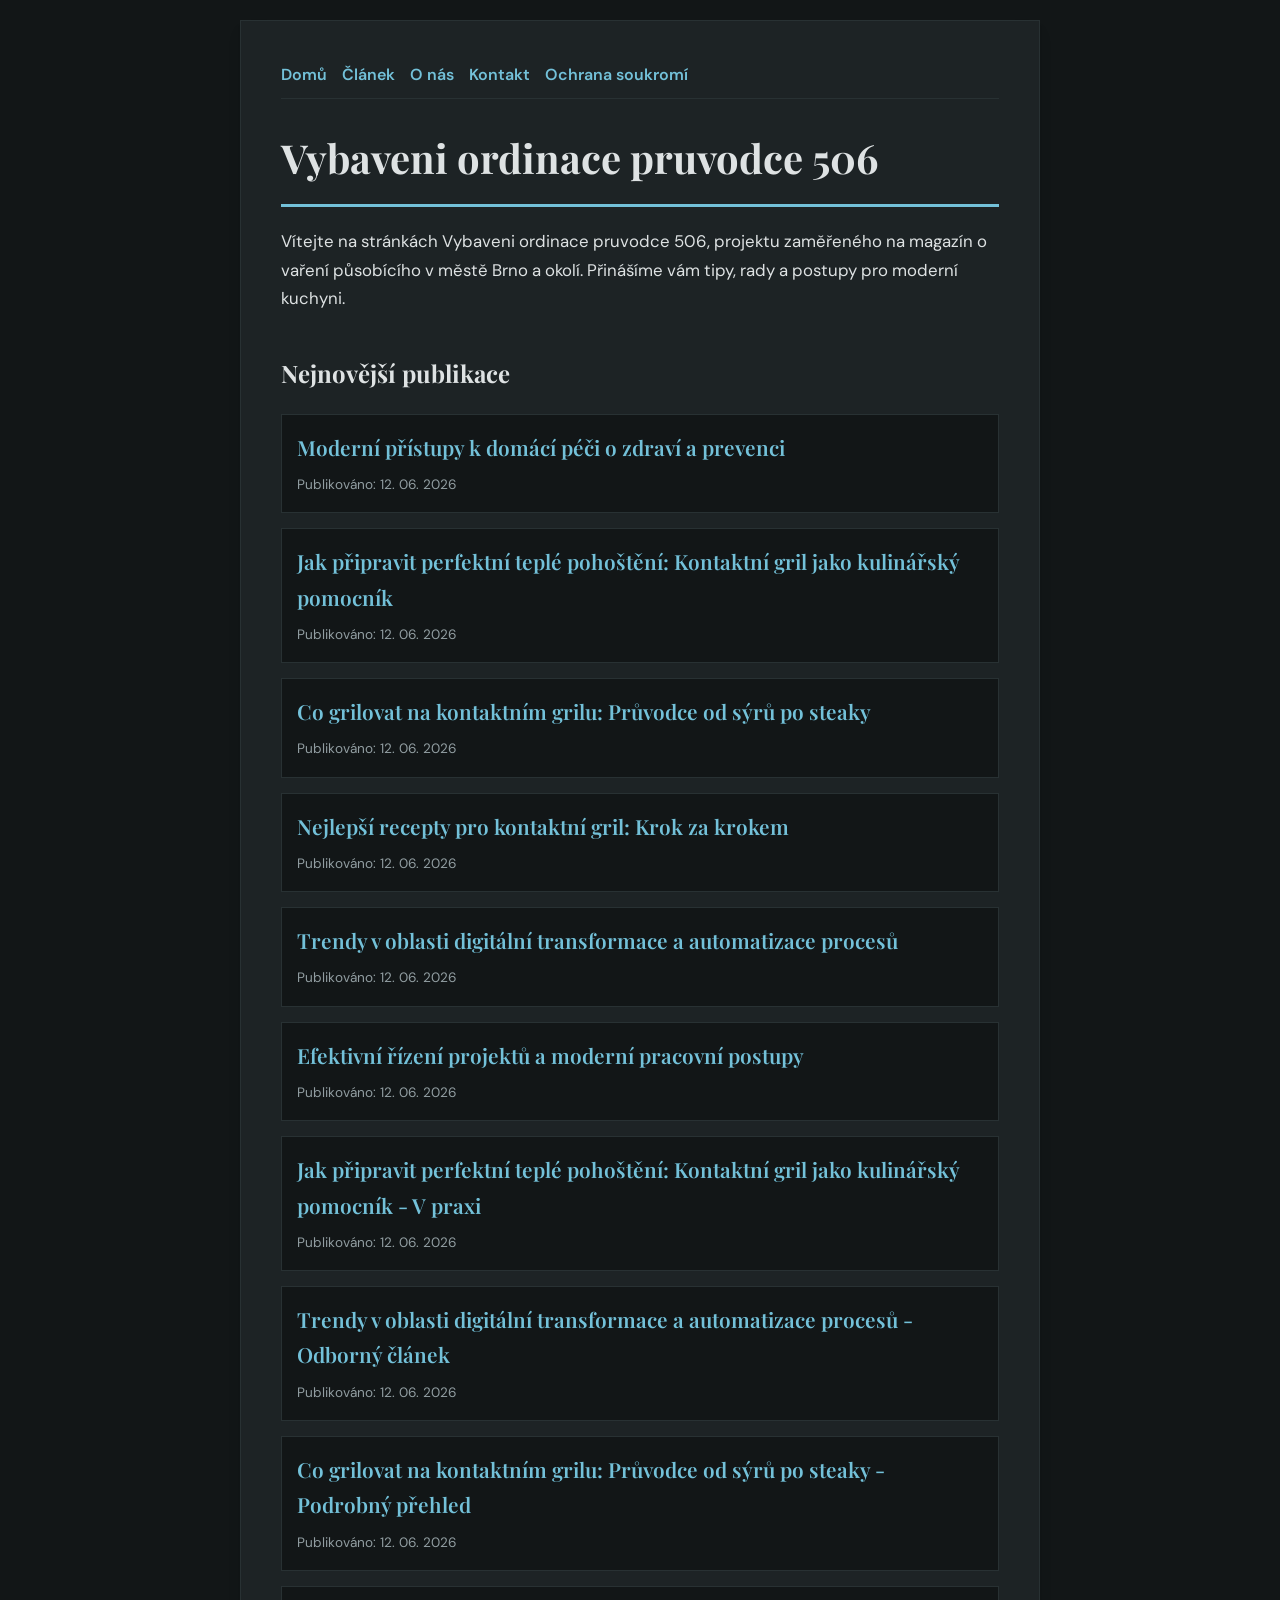
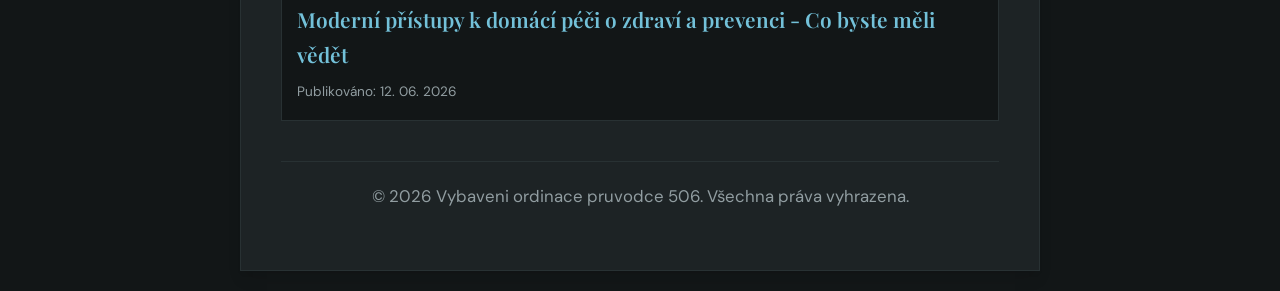
<file: index.html>
<!DOCTYPE html>
<html lang="cs">
<head>
    <meta charset="UTF-8">
    <meta name="viewport" content="width=device-width, initial-scale=1.0">
    <title>Vybaveni ordinace pruvodce 506 | Magazín o vaření - Brno</title>
    <meta name="description" content="Vítejte na stránkách Vybaveni ordinace pruvodce 506, projektu zaměřeného na magazín o vaření působícího v městě Brno a okolí. Přinášíme vám tipy, rady a postupy pro moderní kuchyni.">
    <meta name="geo.region" content="CZ" />
    <meta name="geo.placename" content="Brno" />
    <meta name="geo.position" content="49.1951;16.6068" />
    <meta name="ICBM" content="49.1951, 16.6068" />
    <link rel="stylesheet" href="style.css">
    <script type="application/ld+json">
{
  "@context": "https://schema.org",
  "@type": "LocalBusiness",
  "name": "Vybaveni ordinace pruvodce 506",
  "url": "https://vybaveni-ordinace-pruvodce-506.github.io",
  "telephone": "+420 541 555 456",
  "address": {
    "@type": "PostalAddress",
    "addressLocality": "Brno",
    "addressRegion": "Jihomoravský",
    "postalCode": "602 00",
    "addressCountry": "CZ"
  },
  "geo": {
    "@type": "GeoCoordinates",
    "latitude": 49.1951,
    "longitude": 16.6068
  }
}
</script>
</head>
<body>
    
        <div class="container" style="max-width: 800px;">
            <nav style="display: flex; gap: 15px; margin-bottom: 25px; border-bottom: 1px solid var(--border-color); padding-bottom: 10px; overflow-x: auto; flex-wrap: wrap;">
            <a href="index.html">Domů</a>
            <a href="moderni-pristupy-k-domaci-peci-o-zdravi-a-prevenci.html">Článek</a>
            <a href="about.html">O nás</a>
            <a href="contact.html">Kontakt</a>
            <a href="privacy.html">Ochrana soukromí</a>
        </nav>
            <h1>Vybaveni ordinace pruvodce 506</h1>
            <p>Vítejte na stránkách Vybaveni ordinace pruvodce 506, projektu zaměřeného na magazín o vaření působícího v městě Brno a okolí. Přinášíme vám tipy, rady a postupy pro moderní kuchyni.</p>
            <h2 style="margin-top: 40px;">Nejnovější publikace</h2>
            <ul style="list-style-type: none; padding-left: 0;">
                <li style="background: var(--bg-color); padding: 15px; border-radius: var(--border-radius); border: 1px solid var(--border-color); margin-bottom: 15px;">
                <h3 style="margin-bottom: 5px; font-size: 1.3rem;"><a href="moderni-pristupy-k-domaci-peci-o-zdravi-a-prevenci.html">Moderní přístupy k domácí péči o zdraví a prevenci</a></h3>
                <span style="font-size:0.85rem; color: var(--muted-text)">Publikováno: 12. 06. 2026</span>
            </li>
<li style="background: var(--bg-color); padding: 15px; border-radius: var(--border-radius); border: 1px solid var(--border-color); margin-bottom: 15px;">
                <h3 style="margin-bottom: 5px; font-size: 1.3rem;"><a href="jak-pripravit-perfektni-teple-pohosteni-kontaktni-gril-jako-kulinarsky-pomocnik.html">Jak připravit perfektní teplé pohoštění: Kontaktní gril jako kulinářský pomocník</a></h3>
                <span style="font-size:0.85rem; color: var(--muted-text)">Publikováno: 12. 06. 2026</span>
            </li>
<li style="background: var(--bg-color); padding: 15px; border-radius: var(--border-radius); border: 1px solid var(--border-color); margin-bottom: 15px;">
                <h3 style="margin-bottom: 5px; font-size: 1.3rem;"><a href="co-grilovat-na-kontaktnim-grilu-pruvodce-od-syru-po-steaky.html">Co grilovat na kontaktním grilu: Průvodce od sýrů po steaky</a></h3>
                <span style="font-size:0.85rem; color: var(--muted-text)">Publikováno: 12. 06. 2026</span>
            </li>
<li style="background: var(--bg-color); padding: 15px; border-radius: var(--border-radius); border: 1px solid var(--border-color); margin-bottom: 15px;">
                <h3 style="margin-bottom: 5px; font-size: 1.3rem;"><a href="nejlepsi-recepty-pro-kontaktni-gril-krok-za-krokem.html">Nejlepší recepty pro kontaktní gril: Krok za krokem</a></h3>
                <span style="font-size:0.85rem; color: var(--muted-text)">Publikováno: 12. 06. 2026</span>
            </li>
<li style="background: var(--bg-color); padding: 15px; border-radius: var(--border-radius); border: 1px solid var(--border-color); margin-bottom: 15px;">
                <h3 style="margin-bottom: 5px; font-size: 1.3rem;"><a href="trendy-v-oblasti-digitalni-transformace-a-automatizace-procesu.html">Trendy v oblasti digitální transformace a automatizace procesů</a></h3>
                <span style="font-size:0.85rem; color: var(--muted-text)">Publikováno: 12. 06. 2026</span>
            </li>
<li style="background: var(--bg-color); padding: 15px; border-radius: var(--border-radius); border: 1px solid var(--border-color); margin-bottom: 15px;">
                <h3 style="margin-bottom: 5px; font-size: 1.3rem;"><a href="efektivni-rizeni-projektu-a-moderni-pracovni-postupy.html">Efektivní řízení projektů a moderní pracovní postupy</a></h3>
                <span style="font-size:0.85rem; color: var(--muted-text)">Publikováno: 12. 06. 2026</span>
            </li>
<li style="background: var(--bg-color); padding: 15px; border-radius: var(--border-radius); border: 1px solid var(--border-color); margin-bottom: 15px;">
                <h3 style="margin-bottom: 5px; font-size: 1.3rem;"><a href="jak-pripravit-perfektni-teple-pohosteni-kontaktni-gril-jako-kulinarsky-pomocnik-v-praxi.html">Jak připravit perfektní teplé pohoštění: Kontaktní gril jako kulinářský pomocník - V praxi</a></h3>
                <span style="font-size:0.85rem; color: var(--muted-text)">Publikováno: 12. 06. 2026</span>
            </li>
<li style="background: var(--bg-color); padding: 15px; border-radius: var(--border-radius); border: 1px solid var(--border-color); margin-bottom: 15px;">
                <h3 style="margin-bottom: 5px; font-size: 1.3rem;"><a href="trendy-v-oblasti-digitalni-transformace-a-automatizace-procesu-odborny-clanek.html">Trendy v oblasti digitální transformace a automatizace procesů - Odborný článek</a></h3>
                <span style="font-size:0.85rem; color: var(--muted-text)">Publikováno: 12. 06. 2026</span>
            </li>
<li style="background: var(--bg-color); padding: 15px; border-radius: var(--border-radius); border: 1px solid var(--border-color); margin-bottom: 15px;">
                <h3 style="margin-bottom: 5px; font-size: 1.3rem;"><a href="co-grilovat-na-kontaktnim-grilu-pruvodce-od-syru-po-steaky-podrobny-prehled.html">Co grilovat na kontaktním grilu: Průvodce od sýrů po steaky - Podrobný přehled</a></h3>
                <span style="font-size:0.85rem; color: var(--muted-text)">Publikováno: 12. 06. 2026</span>
            </li>
<li style="background: var(--bg-color); padding: 15px; border-radius: var(--border-radius); border: 1px solid var(--border-color); margin-bottom: 15px;">
                <h3 style="margin-bottom: 5px; font-size: 1.3rem;"><a href="moderni-pristupy-k-domaci-peci-o-zdravi-a-prevenci-co-byste-meli-vedet.html">Moderní přístupy k domácí péči o zdraví a prevenci - Co byste měli vědět</a></h3>
                <span style="font-size:0.85rem; color: var(--muted-text)">Publikováno: 12. 06. 2026</span>
            </li>

            </ul>
            <footer>
                <p>&copy; 2026 Vybaveni ordinace pruvodce 506. Všechna práva vyhrazena.</p>
            </footer>
        </div>
        
</body>
</html>
</file>
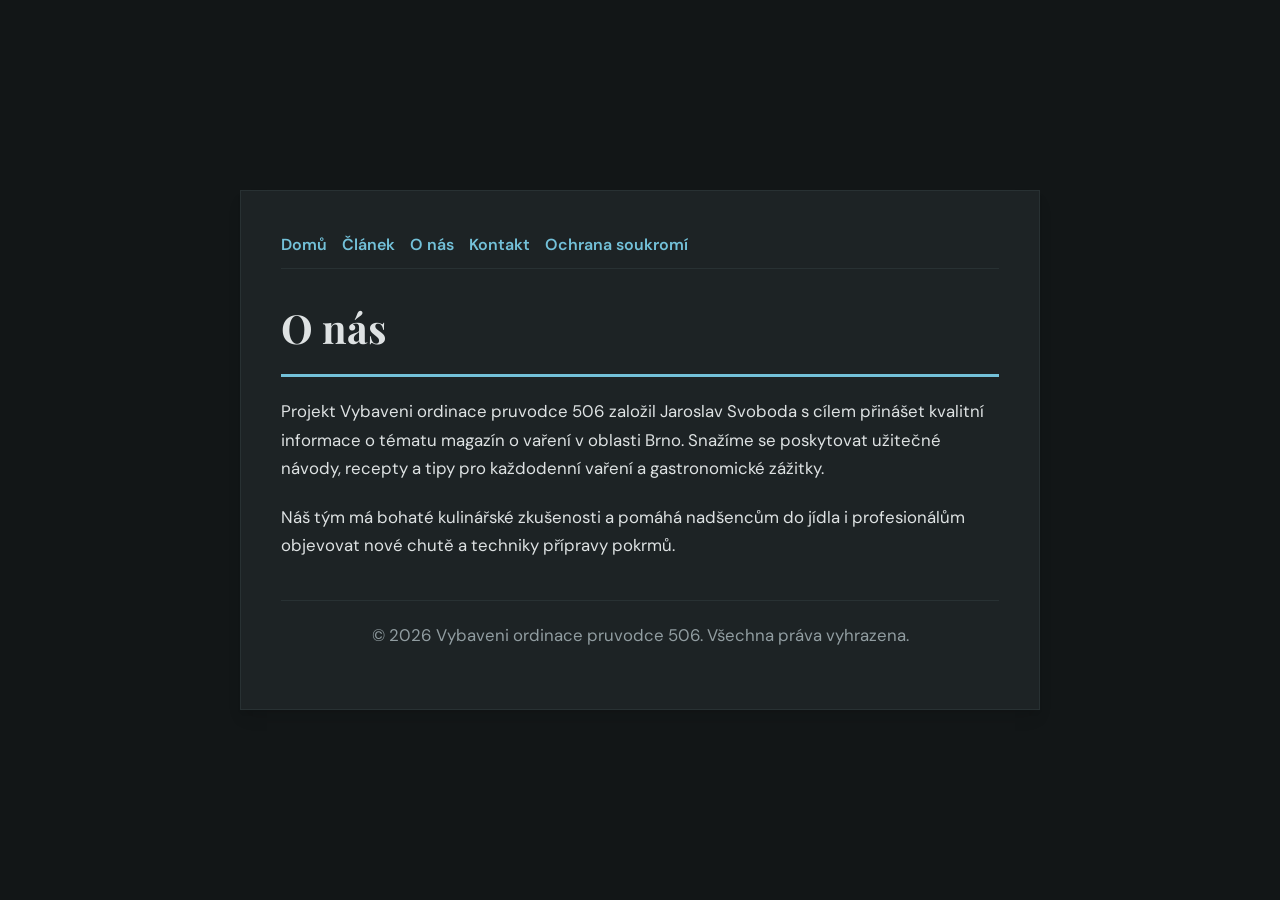
<file: about.html>
<!DOCTYPE html>
<html lang="cs">
<head>
    <meta charset="UTF-8">
    <meta name="viewport" content="width=device-width, initial-scale=1.0">
    <title>O nás | Vybaveni ordinace pruvodce 506</title>
    <meta name="description" content="Projekt Vybaveni ordinace pruvodce 506 založil Jaroslav Svoboda s cílem přinášet kvalitní informace o tématu magazín o vaření v oblasti Brno. Snažíme se poskytovat užitečné návody, recepty a tipy pro každodenní vaření a gastronomické zážitky.">
    <meta name="geo.region" content="CZ" />
    <meta name="geo.placename" content="Brno" />
    <meta name="geo.position" content="49.1951;16.6068" />
    <meta name="ICBM" content="49.1951, 16.6068" />
    <link rel="stylesheet" href="style.css">
</head>
<body>
    
        <div class="container" style="max-width: 800px;">
            <nav style="display: flex; gap: 15px; margin-bottom: 25px; border-bottom: 1px solid var(--border-color); padding-bottom: 10px; overflow-x: auto; flex-wrap: wrap;">
            <a href="index.html">Domů</a>
            <a href="moderni-pristupy-k-domaci-peci-o-zdravi-a-prevenci.html">Článek</a>
            <a href="about.html">O nás</a>
            <a href="contact.html">Kontakt</a>
            <a href="privacy.html">Ochrana soukromí</a>
        </nav>
            <h1>O nás</h1>
            <p>Projekt Vybaveni ordinace pruvodce 506 založil Jaroslav Svoboda s cílem přinášet kvalitní informace o tématu magazín o vaření v oblasti Brno. Snažíme se poskytovat užitečné návody, recepty a tipy pro každodenní vaření a gastronomické zážitky.</p>
            <p>Náš tým má bohaté kulinářské zkušenosti a pomáhá nadšencům do jídla i profesionálům objevovat nové chutě a techniky přípravy pokrmů.</p>
            <footer>
                <p>&copy; 2026 Vybaveni ordinace pruvodce 506. Všechna práva vyhrazena.</p>
            </footer>
        </div>
        
</body>
</html>
</file>
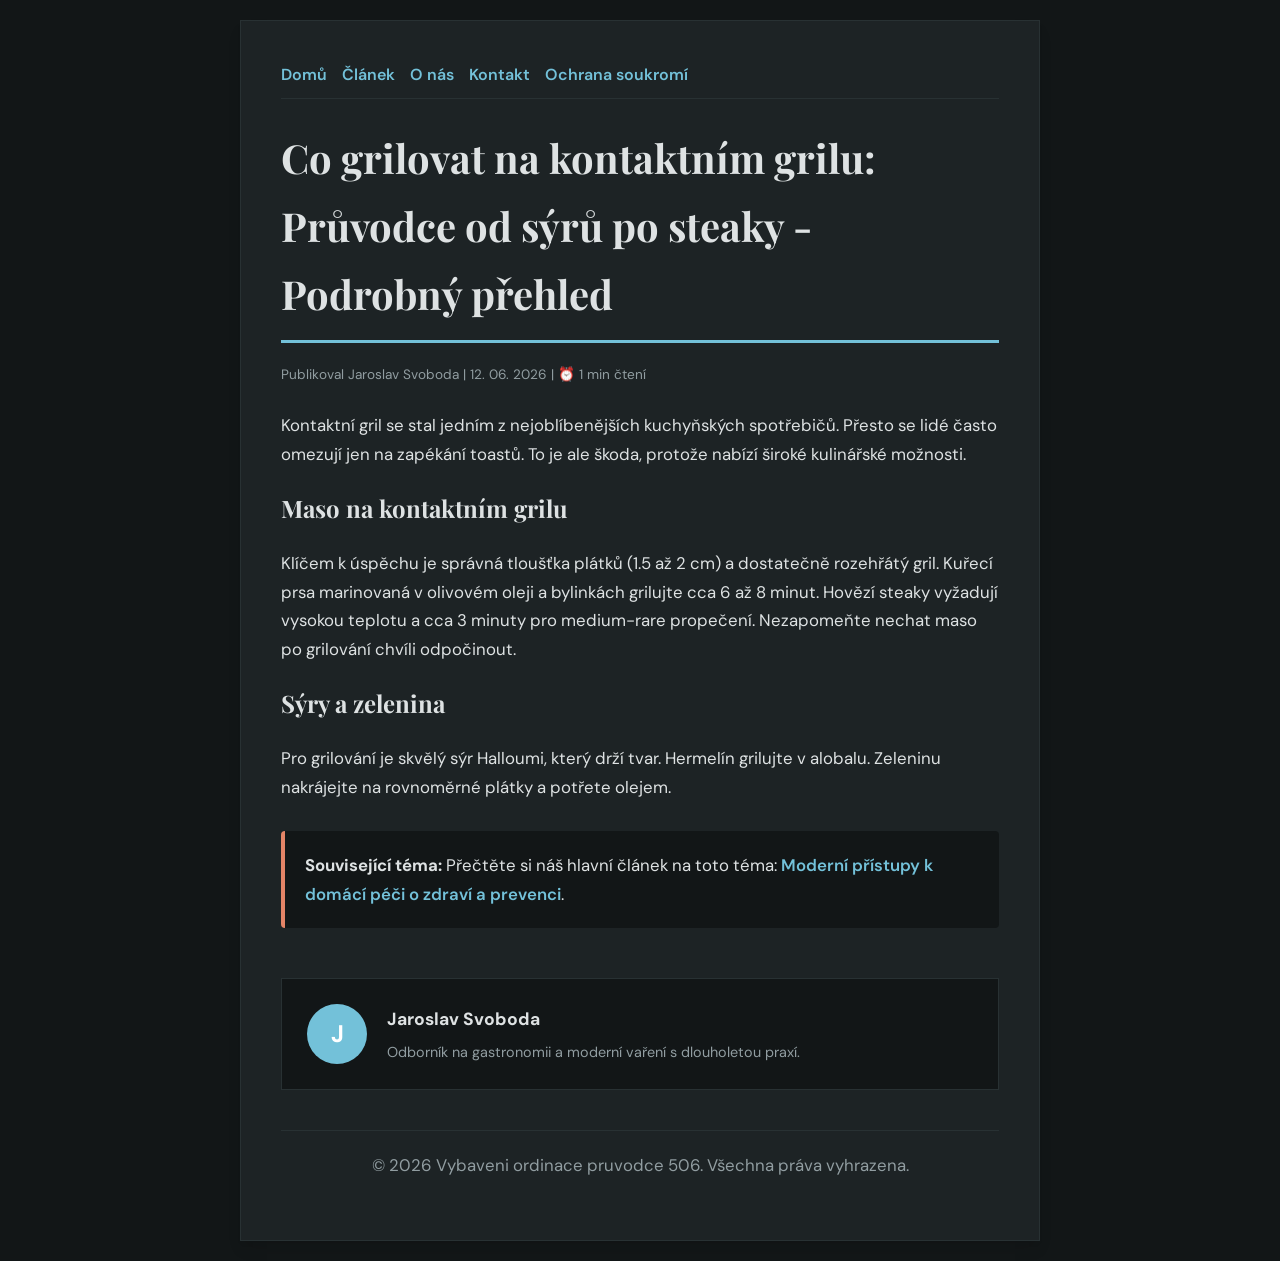
<file: co-grilovat-na-kontaktnim-grilu-pruvodce-od-syru-po-steaky-podrobny-prehled.html>
<!DOCTYPE html>
<html lang="cs">
<head>
    <meta charset="UTF-8">
    <meta name="viewport" content="width=device-width, initial-scale=1.0">
    <title>Co grilovat na kontaktním grilu: Průvodce od sýrů po steaky - Podrobný přehled - Vybaveni ordinace pruvodce 506</title>
    <meta name="description" content="Co grilovat na kontaktním grilu: Průvodce od sýrů po steaky - Podrobný přehled">
    <meta name="geo.region" content="CZ" />
    <meta name="geo.placename" content="Brno" />
    <meta name="geo.position" content="49.1951;16.6068" />
    <meta name="ICBM" content="49.1951, 16.6068" />
    <link rel="stylesheet" href="style.css">
</head>
<body>
    
            <div class="container" style="max-width: 800px;">
                <nav style="display: flex; gap: 15px; margin-bottom: 25px; border-bottom: 1px solid var(--border-color); padding-bottom: 10px; overflow-x: auto; flex-wrap: wrap;">
            <a href="index.html">Domů</a>
            <a href="moderni-pristupy-k-domaci-peci-o-zdravi-a-prevenci.html">Článek</a>
            <a href="about.html">O nás</a>
            <a href="contact.html">Kontakt</a>
            <a href="privacy.html">Ochrana soukromí</a>
        </nav>
                <h1>Co grilovat na kontaktním grilu: Průvodce od sýrů po steaky - Podrobný přehled</h1>
                <div style="font-size:0.85rem; color: var(--muted-text); margin-bottom: 25px;">
                    Publikoval Jaroslav Svoboda | 12. 06. 2026 | ⏰ 1 min čtení
                </div>
                <article style="margin-top: 20px;">
                    <p>Kontaktní gril se stal jedním z nejoblíbenějších kuchyňských spotřebičů. Přesto se lidé často omezují jen na zapékání toastů. To je ale škoda, protože nabízí široké kulinářské možnosti.</p>
<h2>Maso na kontaktním grilu</h2>
<p>Klíčem k úspěchu je správná tloušťka plátků (1.5 až 2 cm) a dostatečně rozehřátý gril. Kuřecí prsa marinovaná v olivovém oleji a bylinkách grilujte cca 6 až 8 minut. Hovězí steaky vyžadují vysokou teplotu a cca 3 minuty pro medium-rare propečení. Nezapomeňte nechat maso po grilování chvíli odpočinout.</p>
<h2>Sýry a zelenina</h2>
<p>Pro grilování je skvělý sýr Halloumi, který drží tvar. Hermelín grilujte v alobalu. Zeleninu nakrájejte na rovnoměrné plátky a potřete olejem.</p>
                    <div class="link-resource" style="margin-top: 30px; padding: 20px; border-left: 4px solid var(--accent-color); background: var(--bg-color); border-radius: 4px;"><p style="margin: 0;"><strong>Související téma:</strong> Přečtěte si náš hlavní článek na toto téma: <a href="moderni-pristupy-k-domaci-peci-o-zdravi-a-prevenci.html">Moderní přístupy k domácí péči o zdraví a prevenci</a>.</p></div>
                </article>
                
            <div class="author-box" style="margin-top: 50px; padding: 25px; background: var(--bg-color); border: 1px solid var(--border-color); border-radius: var(--border-radius); display: flex; gap: 20px; align-items: center;">
                <div style="width: 60px; height: 60px; border-radius: 50%; background: var(--primary-color); display: flex; align-items: center; justify-content: center; color: white; font-weight: bold; font-size: 1.5rem;">J</div>
                <div>
                    <h4 style="margin-bottom: 5px; font-weight: bold; font-size: 1.1rem;">Jaroslav Svoboda</h4>
                    <p style="margin: 0; font-size: 0.9rem; color: var(--muted-text);">Odborník na gastronomii a moderní vaření s dlouholetou praxí.</p>
                </div>
            </div>
            
                <footer>
                    <p>&copy; 2026 Vybaveni ordinace pruvodce 506. Všechna práva vyhrazena.</p>
                </footer>
            </div>
            
</body>
</html>
</file>
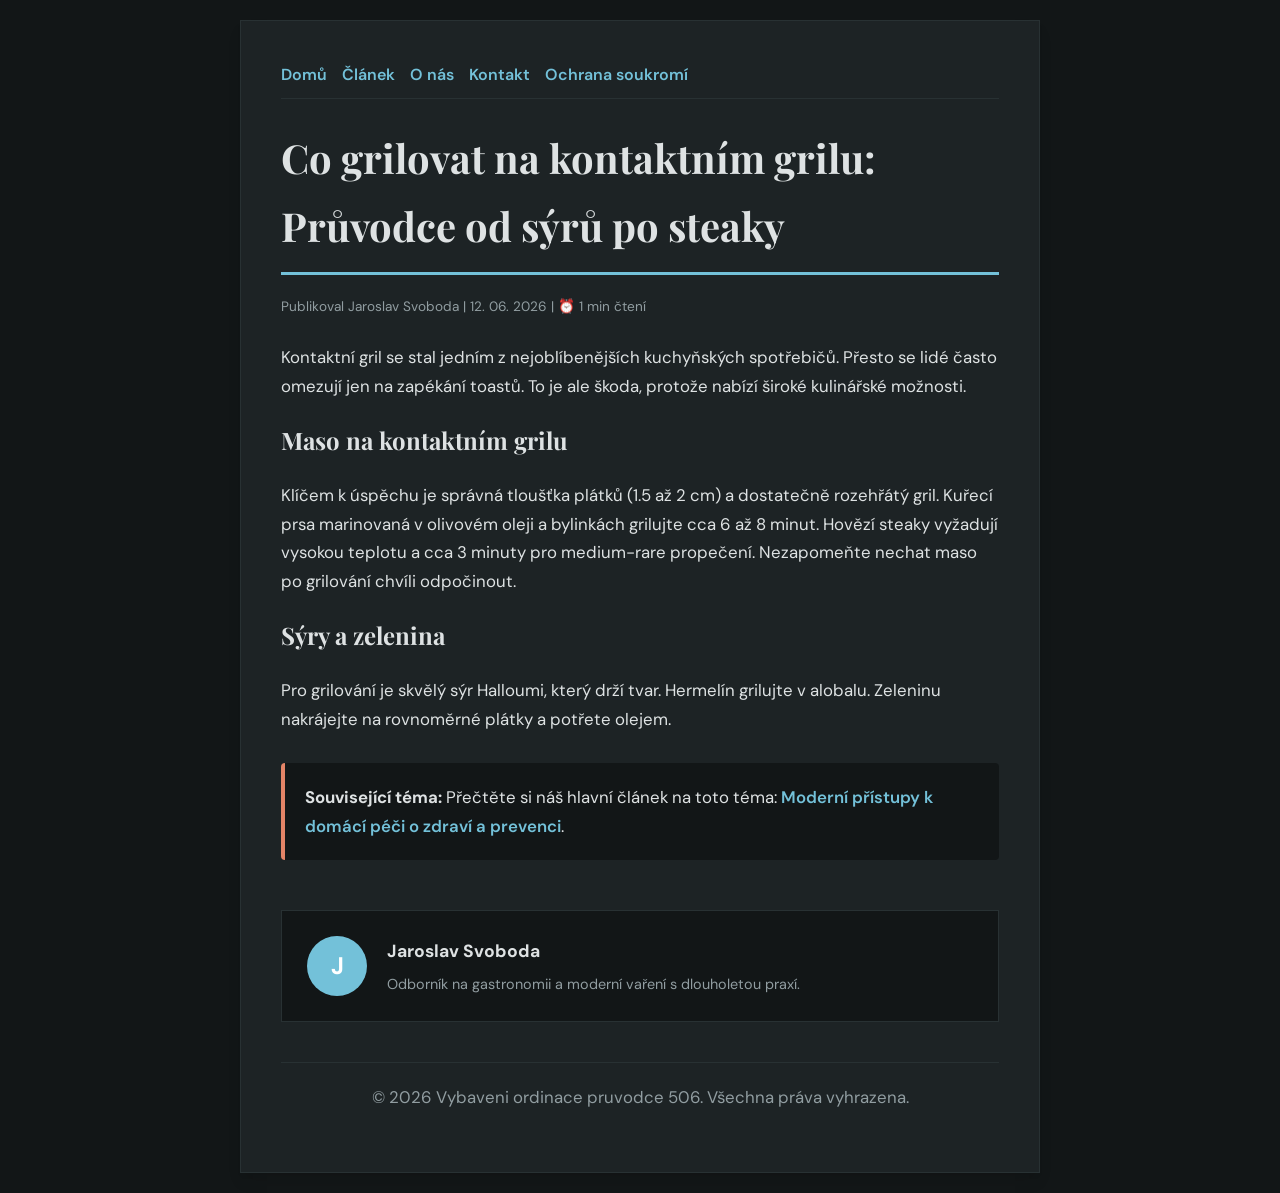
<file: co-grilovat-na-kontaktnim-grilu-pruvodce-od-syru-po-steaky.html>
<!DOCTYPE html>
<html lang="cs">
<head>
    <meta charset="UTF-8">
    <meta name="viewport" content="width=device-width, initial-scale=1.0">
    <title>Co grilovat na kontaktním grilu: Průvodce od sýrů po steaky - Vybaveni ordinace pruvodce 506</title>
    <meta name="description" content="Co grilovat na kontaktním grilu: Průvodce od sýrů po steaky">
    <meta name="geo.region" content="CZ" />
    <meta name="geo.placename" content="Brno" />
    <meta name="geo.position" content="49.1951;16.6068" />
    <meta name="ICBM" content="49.1951, 16.6068" />
    <link rel="stylesheet" href="style.css">
</head>
<body>
    
            <div class="container" style="max-width: 800px;">
                <nav style="display: flex; gap: 15px; margin-bottom: 25px; border-bottom: 1px solid var(--border-color); padding-bottom: 10px; overflow-x: auto; flex-wrap: wrap;">
            <a href="index.html">Domů</a>
            <a href="moderni-pristupy-k-domaci-peci-o-zdravi-a-prevenci.html">Článek</a>
            <a href="about.html">O nás</a>
            <a href="contact.html">Kontakt</a>
            <a href="privacy.html">Ochrana soukromí</a>
        </nav>
                <h1>Co grilovat na kontaktním grilu: Průvodce od sýrů po steaky</h1>
                <div style="font-size:0.85rem; color: var(--muted-text); margin-bottom: 25px;">
                    Publikoval Jaroslav Svoboda | 12. 06. 2026 | ⏰ 1 min čtení
                </div>
                <article style="margin-top: 20px;">
                    <p>Kontaktní gril se stal jedním z nejoblíbenějších kuchyňských spotřebičů. Přesto se lidé často omezují jen na zapékání toastů. To je ale škoda, protože nabízí široké kulinářské možnosti.</p>
<h2>Maso na kontaktním grilu</h2>
<p>Klíčem k úspěchu je správná tloušťka plátků (1.5 až 2 cm) a dostatečně rozehřátý gril. Kuřecí prsa marinovaná v olivovém oleji a bylinkách grilujte cca 6 až 8 minut. Hovězí steaky vyžadují vysokou teplotu a cca 3 minuty pro medium-rare propečení. Nezapomeňte nechat maso po grilování chvíli odpočinout.</p>
<h2>Sýry a zelenina</h2>
<p>Pro grilování je skvělý sýr Halloumi, který drží tvar. Hermelín grilujte v alobalu. Zeleninu nakrájejte na rovnoměrné plátky a potřete olejem.</p>
                    <div class="link-resource" style="margin-top: 30px; padding: 20px; border-left: 4px solid var(--accent-color); background: var(--bg-color); border-radius: 4px;"><p style="margin: 0;"><strong>Související téma:</strong> Přečtěte si náš hlavní článek na toto téma: <a href="moderni-pristupy-k-domaci-peci-o-zdravi-a-prevenci.html">Moderní přístupy k domácí péči o zdraví a prevenci</a>.</p></div>
                </article>
                
            <div class="author-box" style="margin-top: 50px; padding: 25px; background: var(--bg-color); border: 1px solid var(--border-color); border-radius: var(--border-radius); display: flex; gap: 20px; align-items: center;">
                <div style="width: 60px; height: 60px; border-radius: 50%; background: var(--primary-color); display: flex; align-items: center; justify-content: center; color: white; font-weight: bold; font-size: 1.5rem;">J</div>
                <div>
                    <h4 style="margin-bottom: 5px; font-weight: bold; font-size: 1.1rem;">Jaroslav Svoboda</h4>
                    <p style="margin: 0; font-size: 0.9rem; color: var(--muted-text);">Odborník na gastronomii a moderní vaření s dlouholetou praxí.</p>
                </div>
            </div>
            
                <footer>
                    <p>&copy; 2026 Vybaveni ordinace pruvodce 506. Všechna práva vyhrazena.</p>
                </footer>
            </div>
            
</body>
</html>
</file>
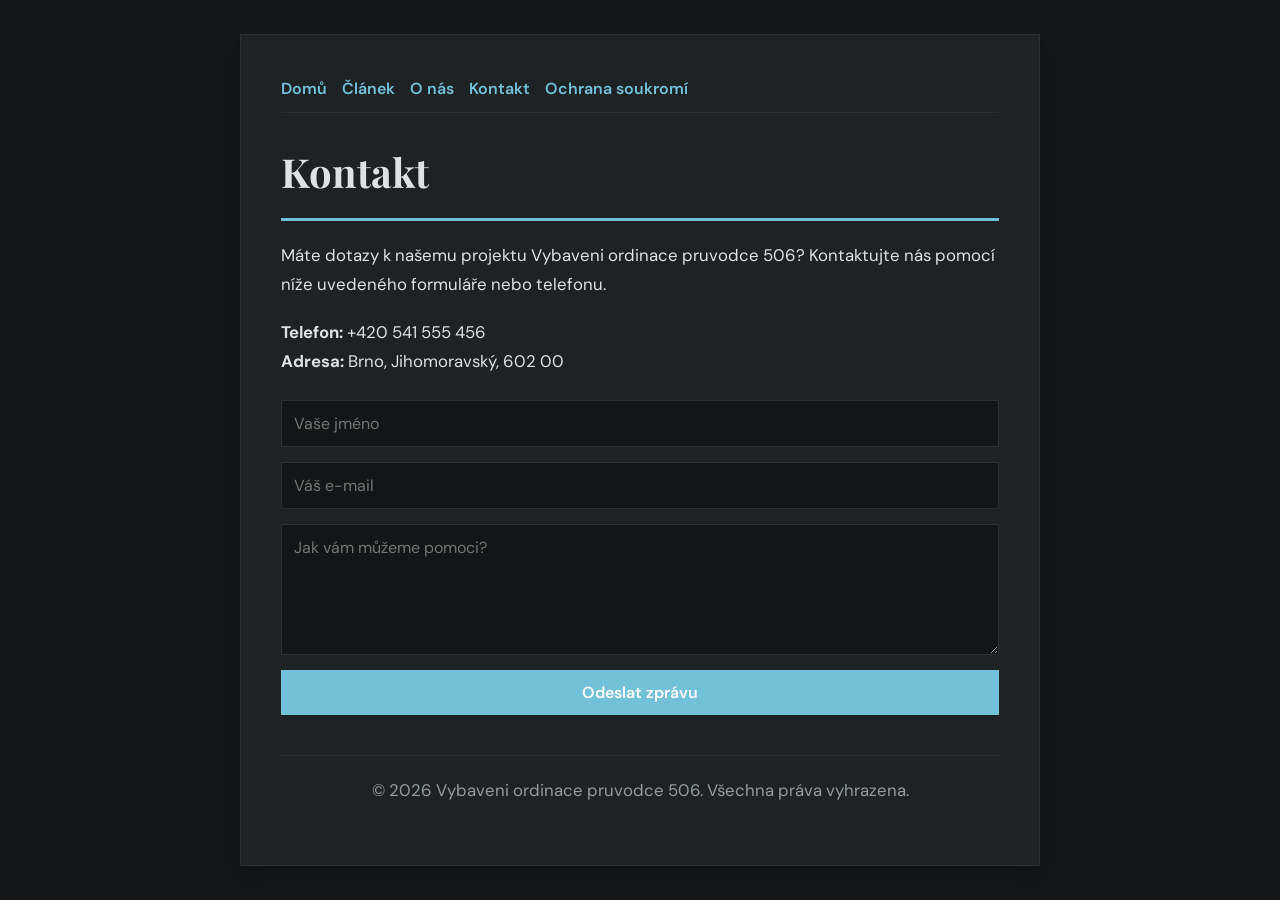
<file: contact.html>
<!DOCTYPE html>
<html lang="cs">
<head>
    <meta charset="UTF-8">
    <meta name="viewport" content="width=device-width, initial-scale=1.0">
    <title>Kontakt | Vybaveni ordinace pruvodce 506</title>
    <meta name="description" content="Máte dotazy k našemu projektu Vybaveni ordinace pruvodce 506? Kontaktujte nás pomocí níže uvedeného formuláře nebo telefonu.">
    <meta name="geo.region" content="CZ" />
    <meta name="geo.placename" content="Brno" />
    <meta name="geo.position" content="49.1951;16.6068" />
    <meta name="ICBM" content="49.1951, 16.6068" />
    <link rel="stylesheet" href="style.css">
</head>
<body>
    
        <div class="container" style="max-width: 800px;">
            <nav style="display: flex; gap: 15px; margin-bottom: 25px; border-bottom: 1px solid var(--border-color); padding-bottom: 10px; overflow-x: auto; flex-wrap: wrap;">
            <a href="index.html">Domů</a>
            <a href="moderni-pristupy-k-domaci-peci-o-zdravi-a-prevenci.html">Článek</a>
            <a href="about.html">O nás</a>
            <a href="contact.html">Kontakt</a>
            <a href="privacy.html">Ochrana soukromí</a>
        </nav>
            <h1>Kontakt</h1>
            <p>Máte dotazy k našemu projektu Vybaveni ordinace pruvodce 506? Kontaktujte nás pomocí níže uvedeného formuláře nebo telefonu.</p>
            <p><strong>Telefon:</strong> +420 541 555 456<br><strong>Adresa:</strong> Brno, Jihomoravský, 602 00</p>
            <form action="https://formspree.io/f/placeholder" method="POST">
                <input type="text" name="name" placeholder="Vaše jméno" required>
                <input type="email" name="email" placeholder="Váš e-mail" required>
                <textarea name="message" placeholder="Jak vám můžeme pomoci?" rows="5" required></textarea>
                <button type="submit">Odeslat zprávu</button>
            </form>
            <footer>
                <p>&copy; 2026 Vybaveni ordinace pruvodce 506. Všechna práva vyhrazena.</p>
            </footer>
        </div>
        
</body>
</html>
</file>
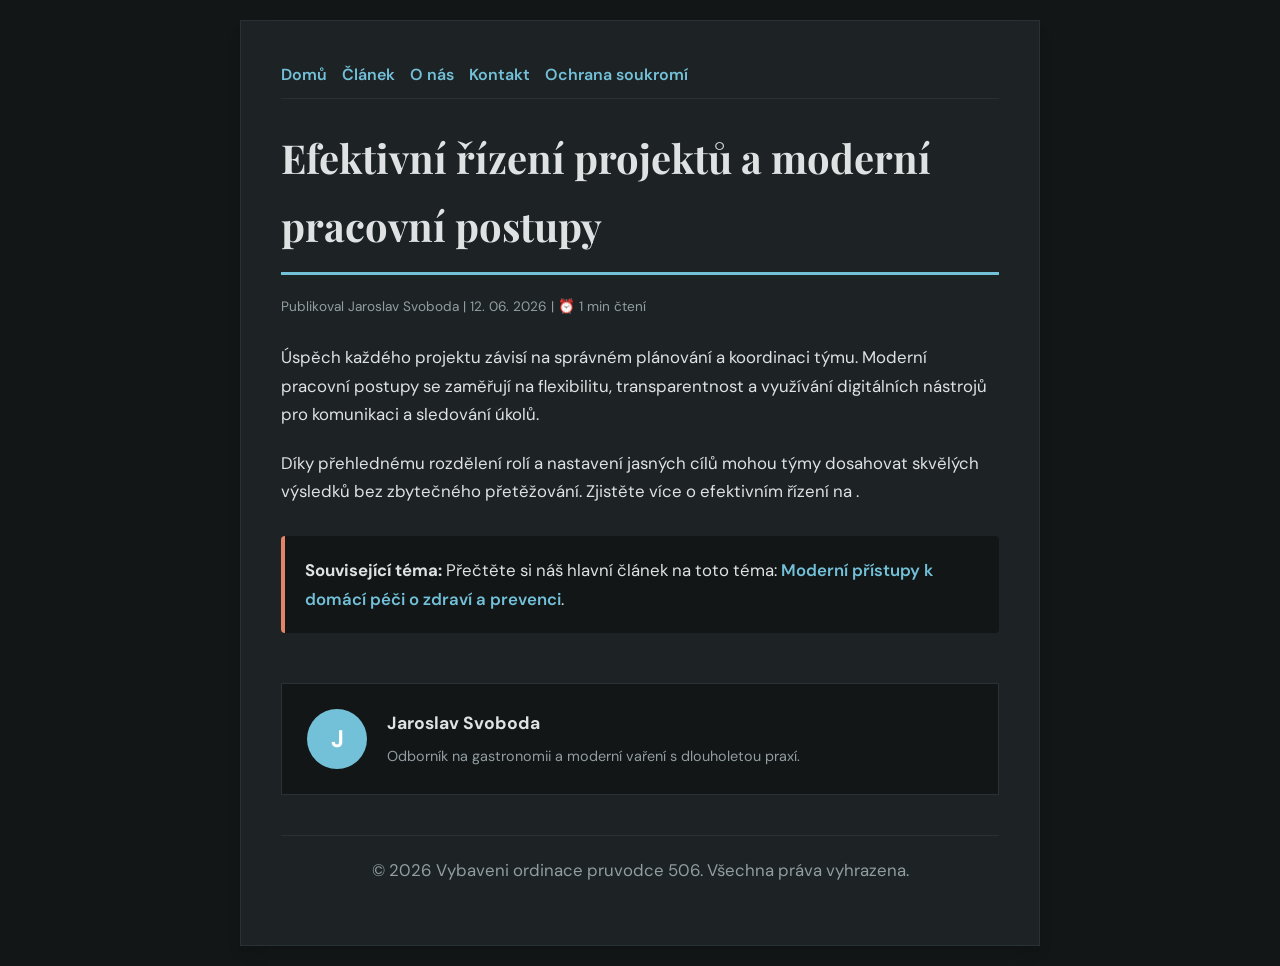
<file: efektivni-rizeni-projektu-a-moderni-pracovni-postupy.html>
<!DOCTYPE html>
<html lang="cs">
<head>
    <meta charset="UTF-8">
    <meta name="viewport" content="width=device-width, initial-scale=1.0">
    <title>Efektivní řízení projektů a moderní pracovní postupy - Vybaveni ordinace pruvodce 506</title>
    <meta name="description" content="Efektivní řízení projektů a moderní pracovní postupy">
    <meta name="geo.region" content="CZ" />
    <meta name="geo.placename" content="Brno" />
    <meta name="geo.position" content="49.1951;16.6068" />
    <meta name="ICBM" content="49.1951, 16.6068" />
    <link rel="stylesheet" href="style.css">
</head>
<body>
    
            <div class="container" style="max-width: 800px;">
                <nav style="display: flex; gap: 15px; margin-bottom: 25px; border-bottom: 1px solid var(--border-color); padding-bottom: 10px; overflow-x: auto; flex-wrap: wrap;">
            <a href="index.html">Domů</a>
            <a href="moderni-pristupy-k-domaci-peci-o-zdravi-a-prevenci.html">Článek</a>
            <a href="about.html">O nás</a>
            <a href="contact.html">Kontakt</a>
            <a href="privacy.html">Ochrana soukromí</a>
        </nav>
                <h1>Efektivní řízení projektů a moderní pracovní postupy</h1>
                <div style="font-size:0.85rem; color: var(--muted-text); margin-bottom: 25px;">
                    Publikoval Jaroslav Svoboda | 12. 06. 2026 | ⏰ 1 min čtení
                </div>
                <article style="margin-top: 20px;">
                    <p>Úspěch každého projektu závisí na správném plánování a koordinaci týmu. Moderní pracovní postupy se zaměřují na flexibilitu, transparentnost a využívání digitálních nástrojů pro komunikaci a sledování úkolů.</p>
<p>Díky přehlednému rozdělení rolí a nastavení jasných cílů mohou týmy dosahovat skvělých výsledků bez zbytečného přetěžování. Zjistěte více o efektivním řízení na .</p>
                    <div class="link-resource" style="margin-top: 30px; padding: 20px; border-left: 4px solid var(--accent-color); background: var(--bg-color); border-radius: 4px;"><p style="margin: 0;"><strong>Související téma:</strong> Přečtěte si náš hlavní článek na toto téma: <a href="moderni-pristupy-k-domaci-peci-o-zdravi-a-prevenci.html">Moderní přístupy k domácí péči o zdraví a prevenci</a>.</p></div>
                </article>
                
            <div class="author-box" style="margin-top: 50px; padding: 25px; background: var(--bg-color); border: 1px solid var(--border-color); border-radius: var(--border-radius); display: flex; gap: 20px; align-items: center;">
                <div style="width: 60px; height: 60px; border-radius: 50%; background: var(--primary-color); display: flex; align-items: center; justify-content: center; color: white; font-weight: bold; font-size: 1.5rem;">J</div>
                <div>
                    <h4 style="margin-bottom: 5px; font-weight: bold; font-size: 1.1rem;">Jaroslav Svoboda</h4>
                    <p style="margin: 0; font-size: 0.9rem; color: var(--muted-text);">Odborník na gastronomii a moderní vaření s dlouholetou praxí.</p>
                </div>
            </div>
            
                <footer>
                    <p>&copy; 2026 Vybaveni ordinace pruvodce 506. Všechna práva vyhrazena.</p>
                </footer>
            </div>
            
</body>
</html>
</file>
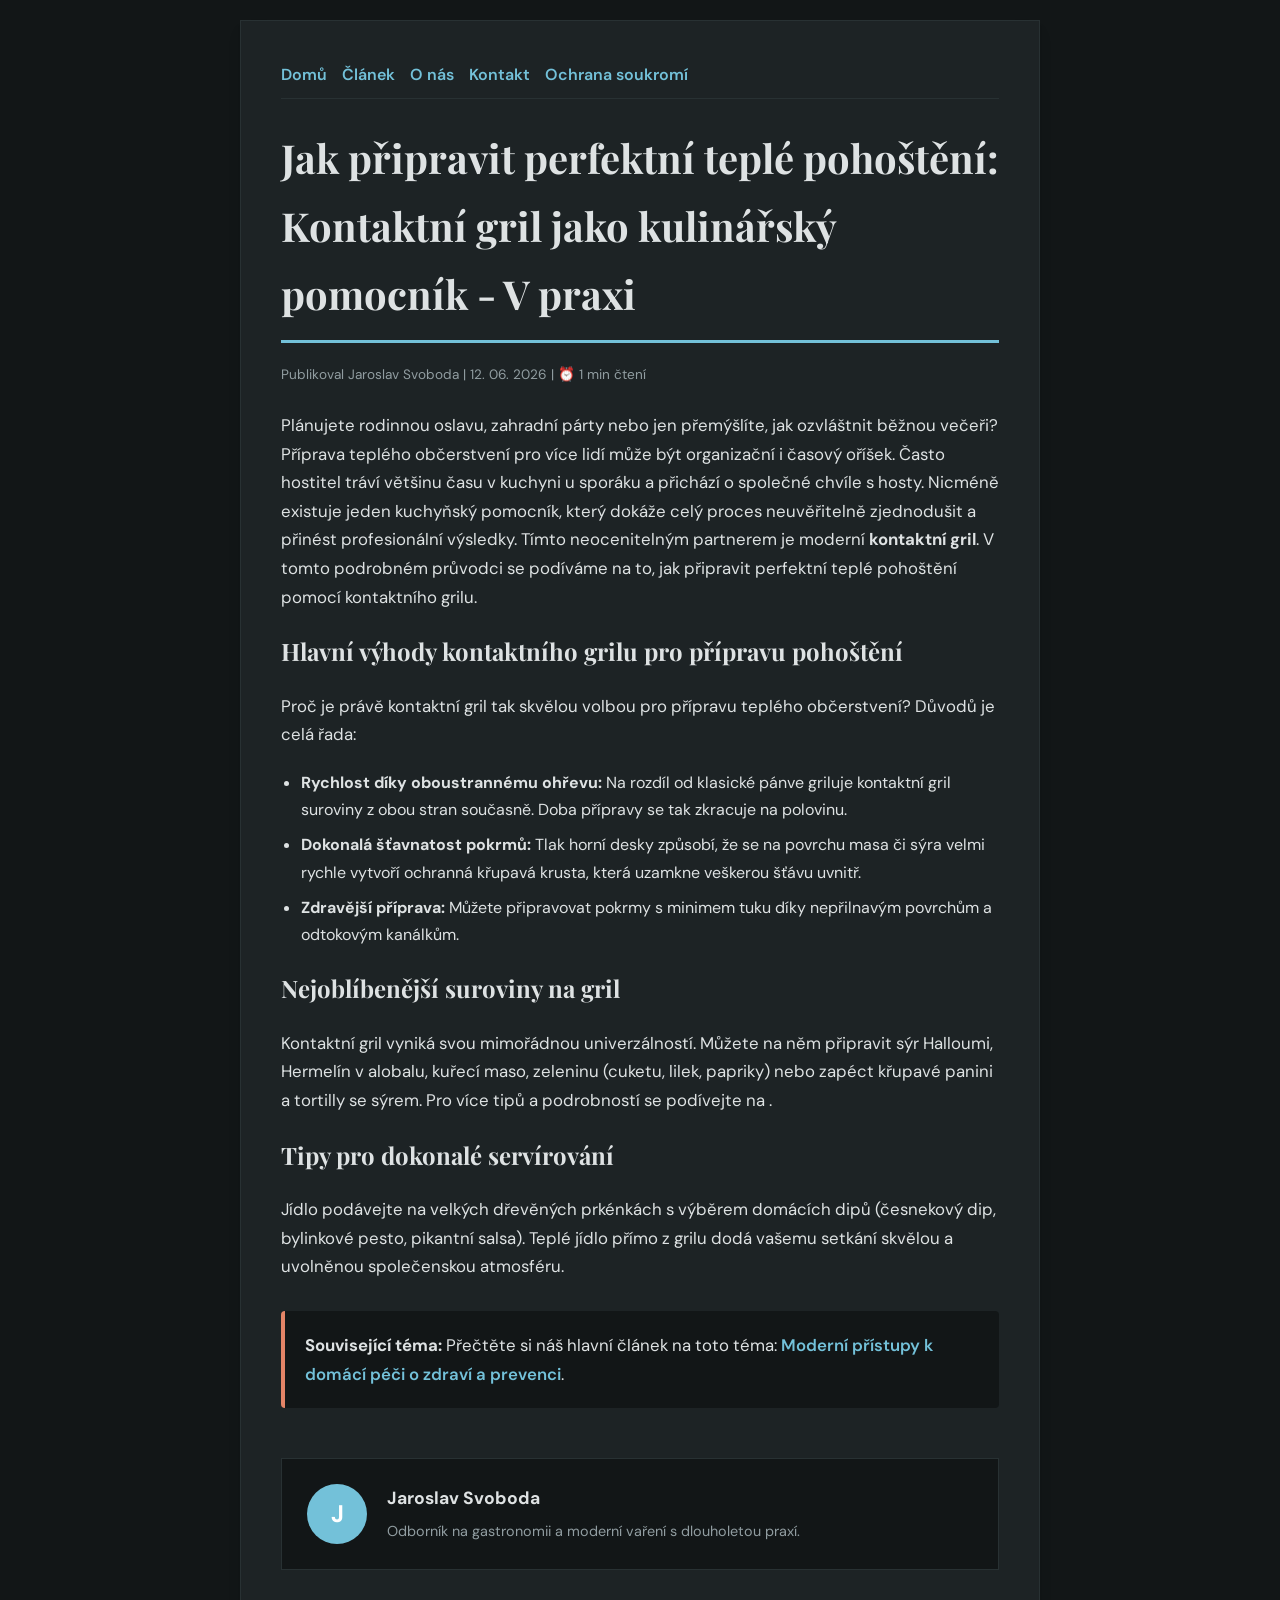
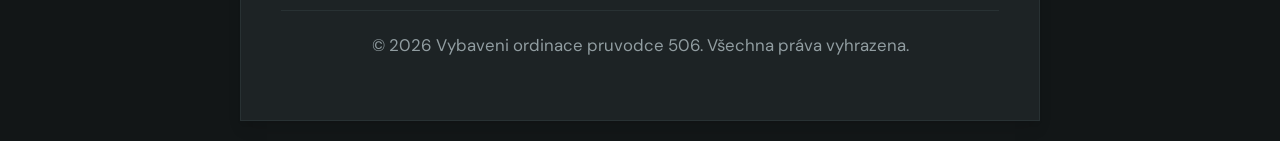
<file: jak-pripravit-perfektni-teple-pohosteni-kontaktni-gril-jako-kulinarsky-pomocnik-v-praxi.html>
<!DOCTYPE html>
<html lang="cs">
<head>
    <meta charset="UTF-8">
    <meta name="viewport" content="width=device-width, initial-scale=1.0">
    <title>Jak připravit perfektní teplé pohoštění: Kontaktní gril jako kulinářský pomocník - V praxi - Vybaveni ordinace pruvodce 506</title>
    <meta name="description" content="Jak připravit perfektní teplé pohoštění: Kontaktní gril jako kulinářský pomocník - V praxi">
    <meta name="geo.region" content="CZ" />
    <meta name="geo.placename" content="Brno" />
    <meta name="geo.position" content="49.1951;16.6068" />
    <meta name="ICBM" content="49.1951, 16.6068" />
    <link rel="stylesheet" href="style.css">
</head>
<body>
    
            <div class="container" style="max-width: 800px;">
                <nav style="display: flex; gap: 15px; margin-bottom: 25px; border-bottom: 1px solid var(--border-color); padding-bottom: 10px; overflow-x: auto; flex-wrap: wrap;">
            <a href="index.html">Domů</a>
            <a href="moderni-pristupy-k-domaci-peci-o-zdravi-a-prevenci.html">Článek</a>
            <a href="about.html">O nás</a>
            <a href="contact.html">Kontakt</a>
            <a href="privacy.html">Ochrana soukromí</a>
        </nav>
                <h1>Jak připravit perfektní teplé pohoštění: Kontaktní gril jako kulinářský pomocník - V praxi</h1>
                <div style="font-size:0.85rem; color: var(--muted-text); margin-bottom: 25px;">
                    Publikoval Jaroslav Svoboda | 12. 06. 2026 | ⏰ 1 min čtení
                </div>
                <article style="margin-top: 20px;">
                    <p>Plánujete rodinnou oslavu, zahradní párty nebo jen přemýšlíte, jak ozvláštnit běžnou večeři? Příprava teplého občerstvení pro více lidí může být organizační i časový oříšek. Často hostitel tráví většinu času v kuchyni u sporáku a přichází o společné chvíle s hosty. Nicméně existuje jeden kuchyňský pomocník, který dokáže celý proces neuvěřitelně zjednodušit a přinést profesionální výsledky. Tímto neocenitelným partnerem je moderní <strong>kontaktní gril</strong>. V tomto podrobném průvodci se podíváme na to, jak připravit perfektní teplé pohoštění pomocí kontaktního grilu.</p>
<h2>Hlavní výhody kontaktního grilu pro přípravu pohoštění</h2>
<p>Proč je právě kontaktní gril tak skvělou volbou pro přípravu teplého občerstvení? Důvodů je celá řada:</p>
<ul>
    <li><strong>Rychlost díky oboustrannému ohřevu:</strong> Na rozdíl od klasické pánve griluje kontaktní gril suroviny z obou stran současně. Doba přípravy se tak zkracuje na polovinu.</li>
    <li><strong>Dokonalá šťavnatost pokrmů:</strong> Tlak horní desky způsobí, že se na povrchu masa či sýra velmi rychle vytvoří ochranná křupavá krusta, která uzamkne veškerou šťávu uvnitř.</li>
    <li><strong>Zdravější příprava:</strong> Můžete připravovat pokrmy s minimem tuku díky nepřilnavým povrchům a odtokovým kanálkům.</li>
</ul>
<h2>Nejoblíbenější suroviny na gril</h2>
<p>Kontaktní gril vyniká svou mimořádnou univerzálností. Můžete na něm připravit sýr Halloumi, Hermelín v alobalu, kuřecí maso, zeleninu (cuketu, lilek, papriky) nebo zapéct křupavé panini a tortilly se sýrem. Pro více tipů a podrobností se podívejte na .</p>
<h2>Tipy pro dokonalé servírování</h2>
<p>Jídlo podávejte na velkých dřevěných prkénkách s výběrem domácích dipů (česnekový dip, bylinkové pesto, pikantní salsa). Teplé jídlo přímo z grilu dodá vašemu setkání skvělou a uvolněnou společenskou atmosféru.</p>
                    <div class="link-resource" style="margin-top: 30px; padding: 20px; border-left: 4px solid var(--accent-color); background: var(--bg-color); border-radius: 4px;"><p style="margin: 0;"><strong>Související téma:</strong> Přečtěte si náš hlavní článek na toto téma: <a href="moderni-pristupy-k-domaci-peci-o-zdravi-a-prevenci.html">Moderní přístupy k domácí péči o zdraví a prevenci</a>.</p></div>
                </article>
                
            <div class="author-box" style="margin-top: 50px; padding: 25px; background: var(--bg-color); border: 1px solid var(--border-color); border-radius: var(--border-radius); display: flex; gap: 20px; align-items: center;">
                <div style="width: 60px; height: 60px; border-radius: 50%; background: var(--primary-color); display: flex; align-items: center; justify-content: center; color: white; font-weight: bold; font-size: 1.5rem;">J</div>
                <div>
                    <h4 style="margin-bottom: 5px; font-weight: bold; font-size: 1.1rem;">Jaroslav Svoboda</h4>
                    <p style="margin: 0; font-size: 0.9rem; color: var(--muted-text);">Odborník na gastronomii a moderní vaření s dlouholetou praxí.</p>
                </div>
            </div>
            
                <footer>
                    <p>&copy; 2026 Vybaveni ordinace pruvodce 506. Všechna práva vyhrazena.</p>
                </footer>
            </div>
            
</body>
</html>
</file>
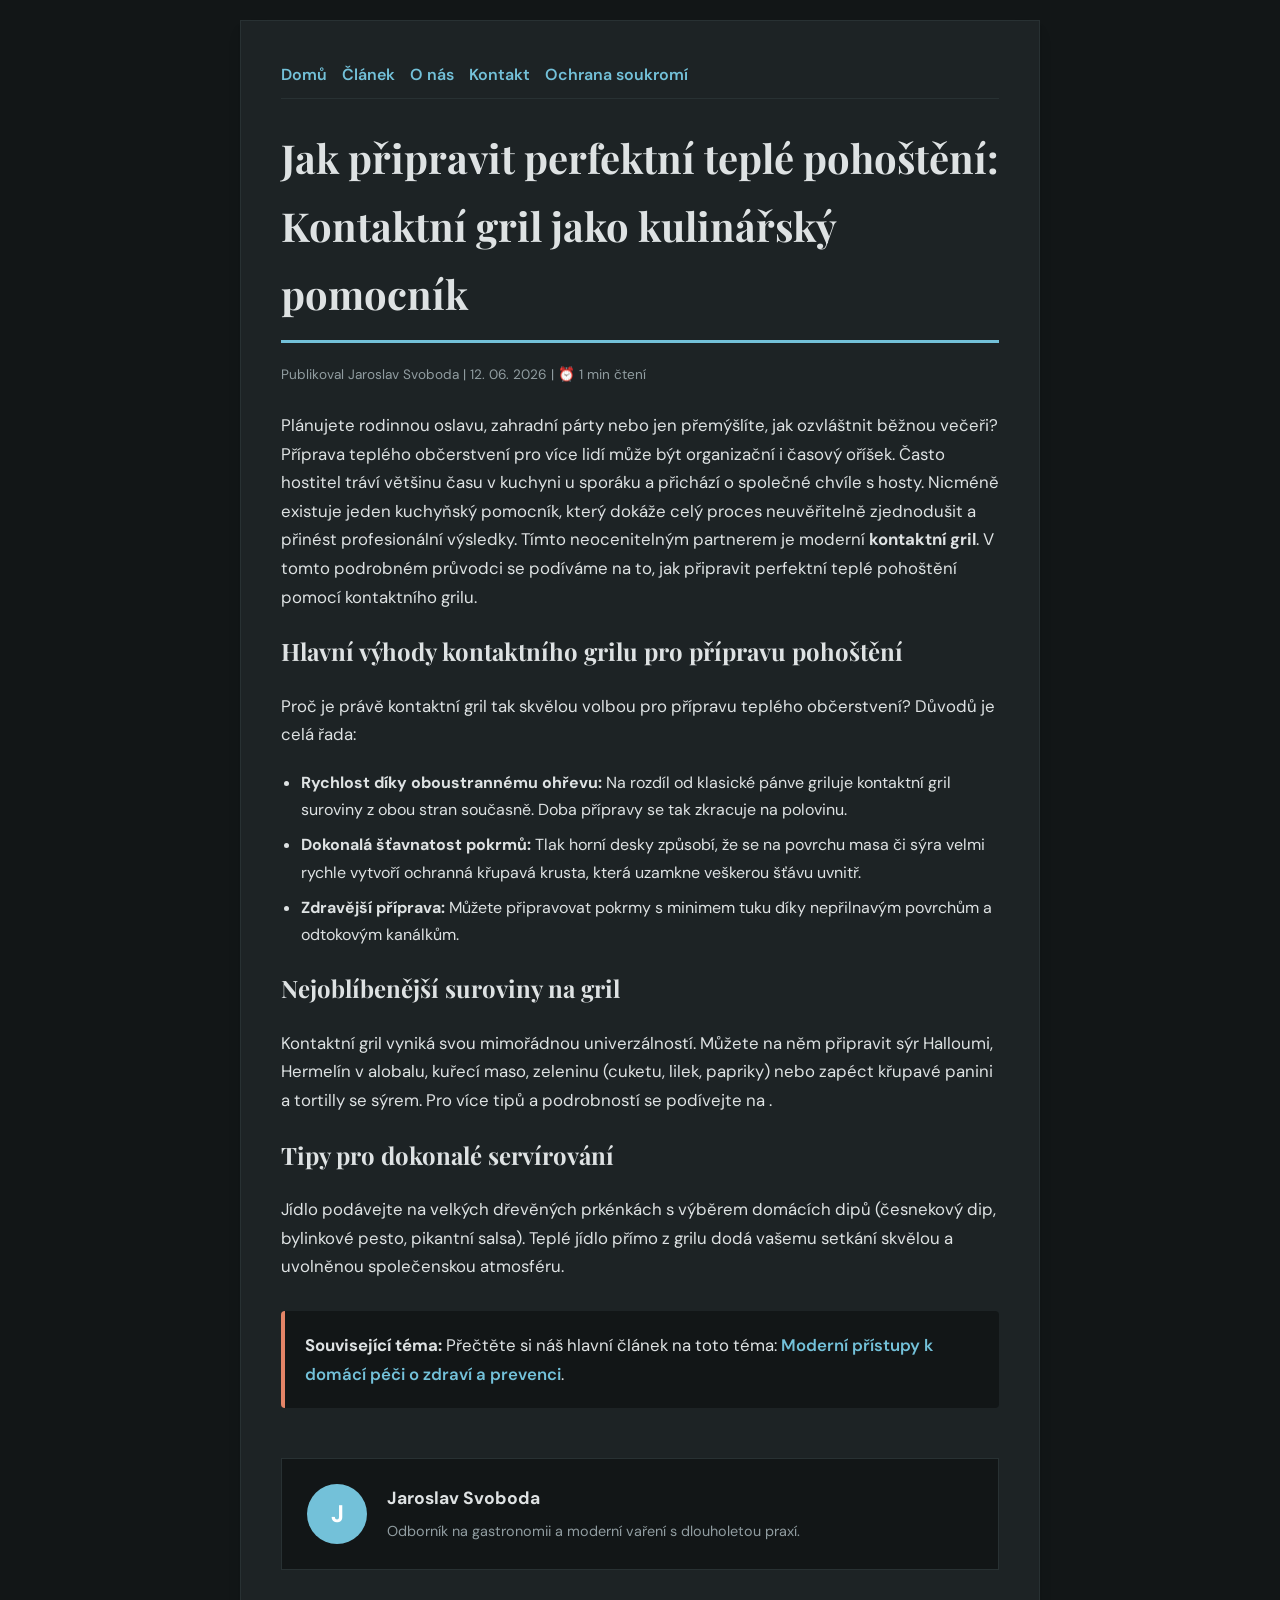
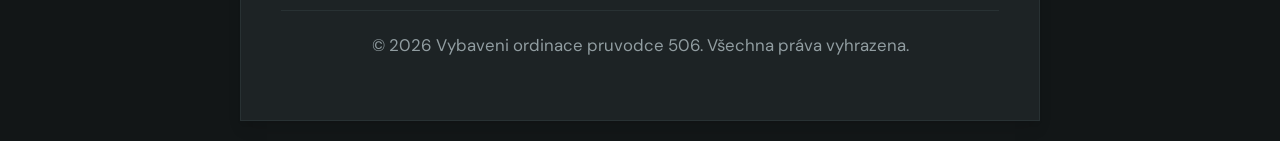
<file: jak-pripravit-perfektni-teple-pohosteni-kontaktni-gril-jako-kulinarsky-pomocnik.html>
<!DOCTYPE html>
<html lang="cs">
<head>
    <meta charset="UTF-8">
    <meta name="viewport" content="width=device-width, initial-scale=1.0">
    <title>Jak připravit perfektní teplé pohoštění: Kontaktní gril jako kulinářský pomocník - Vybaveni ordinace pruvodce 506</title>
    <meta name="description" content="Jak připravit perfektní teplé pohoštění: Kontaktní gril jako kulinářský pomocník">
    <meta name="geo.region" content="CZ" />
    <meta name="geo.placename" content="Brno" />
    <meta name="geo.position" content="49.1951;16.6068" />
    <meta name="ICBM" content="49.1951, 16.6068" />
    <link rel="stylesheet" href="style.css">
</head>
<body>
    
            <div class="container" style="max-width: 800px;">
                <nav style="display: flex; gap: 15px; margin-bottom: 25px; border-bottom: 1px solid var(--border-color); padding-bottom: 10px; overflow-x: auto; flex-wrap: wrap;">
            <a href="index.html">Domů</a>
            <a href="moderni-pristupy-k-domaci-peci-o-zdravi-a-prevenci.html">Článek</a>
            <a href="about.html">O nás</a>
            <a href="contact.html">Kontakt</a>
            <a href="privacy.html">Ochrana soukromí</a>
        </nav>
                <h1>Jak připravit perfektní teplé pohoštění: Kontaktní gril jako kulinářský pomocník</h1>
                <div style="font-size:0.85rem; color: var(--muted-text); margin-bottom: 25px;">
                    Publikoval Jaroslav Svoboda | 12. 06. 2026 | ⏰ 1 min čtení
                </div>
                <article style="margin-top: 20px;">
                    <p>Plánujete rodinnou oslavu, zahradní párty nebo jen přemýšlíte, jak ozvláštnit běžnou večeři? Příprava teplého občerstvení pro více lidí může být organizační i časový oříšek. Často hostitel tráví většinu času v kuchyni u sporáku a přichází o společné chvíle s hosty. Nicméně existuje jeden kuchyňský pomocník, který dokáže celý proces neuvěřitelně zjednodušit a přinést profesionální výsledky. Tímto neocenitelným partnerem je moderní <strong>kontaktní gril</strong>. V tomto podrobném průvodci se podíváme na to, jak připravit perfektní teplé pohoštění pomocí kontaktního grilu.</p>
<h2>Hlavní výhody kontaktního grilu pro přípravu pohoštění</h2>
<p>Proč je právě kontaktní gril tak skvělou volbou pro přípravu teplého občerstvení? Důvodů je celá řada:</p>
<ul>
    <li><strong>Rychlost díky oboustrannému ohřevu:</strong> Na rozdíl od klasické pánve griluje kontaktní gril suroviny z obou stran současně. Doba přípravy se tak zkracuje na polovinu.</li>
    <li><strong>Dokonalá šťavnatost pokrmů:</strong> Tlak horní desky způsobí, že se na povrchu masa či sýra velmi rychle vytvoří ochranná křupavá krusta, která uzamkne veškerou šťávu uvnitř.</li>
    <li><strong>Zdravější příprava:</strong> Můžete připravovat pokrmy s minimem tuku díky nepřilnavým povrchům a odtokovým kanálkům.</li>
</ul>
<h2>Nejoblíbenější suroviny na gril</h2>
<p>Kontaktní gril vyniká svou mimořádnou univerzálností. Můžete na něm připravit sýr Halloumi, Hermelín v alobalu, kuřecí maso, zeleninu (cuketu, lilek, papriky) nebo zapéct křupavé panini a tortilly se sýrem. Pro více tipů a podrobností se podívejte na .</p>
<h2>Tipy pro dokonalé servírování</h2>
<p>Jídlo podávejte na velkých dřevěných prkénkách s výběrem domácích dipů (česnekový dip, bylinkové pesto, pikantní salsa). Teplé jídlo přímo z grilu dodá vašemu setkání skvělou a uvolněnou společenskou atmosféru.</p>
                    <div class="link-resource" style="margin-top: 30px; padding: 20px; border-left: 4px solid var(--accent-color); background: var(--bg-color); border-radius: 4px;"><p style="margin: 0;"><strong>Související téma:</strong> Přečtěte si náš hlavní článek na toto téma: <a href="moderni-pristupy-k-domaci-peci-o-zdravi-a-prevenci.html">Moderní přístupy k domácí péči o zdraví a prevenci</a>.</p></div>
                </article>
                
            <div class="author-box" style="margin-top: 50px; padding: 25px; background: var(--bg-color); border: 1px solid var(--border-color); border-radius: var(--border-radius); display: flex; gap: 20px; align-items: center;">
                <div style="width: 60px; height: 60px; border-radius: 50%; background: var(--primary-color); display: flex; align-items: center; justify-content: center; color: white; font-weight: bold; font-size: 1.5rem;">J</div>
                <div>
                    <h4 style="margin-bottom: 5px; font-weight: bold; font-size: 1.1rem;">Jaroslav Svoboda</h4>
                    <p style="margin: 0; font-size: 0.9rem; color: var(--muted-text);">Odborník na gastronomii a moderní vaření s dlouholetou praxí.</p>
                </div>
            </div>
            
                <footer>
                    <p>&copy; 2026 Vybaveni ordinace pruvodce 506. Všechna práva vyhrazena.</p>
                </footer>
            </div>
            
</body>
</html>
</file>
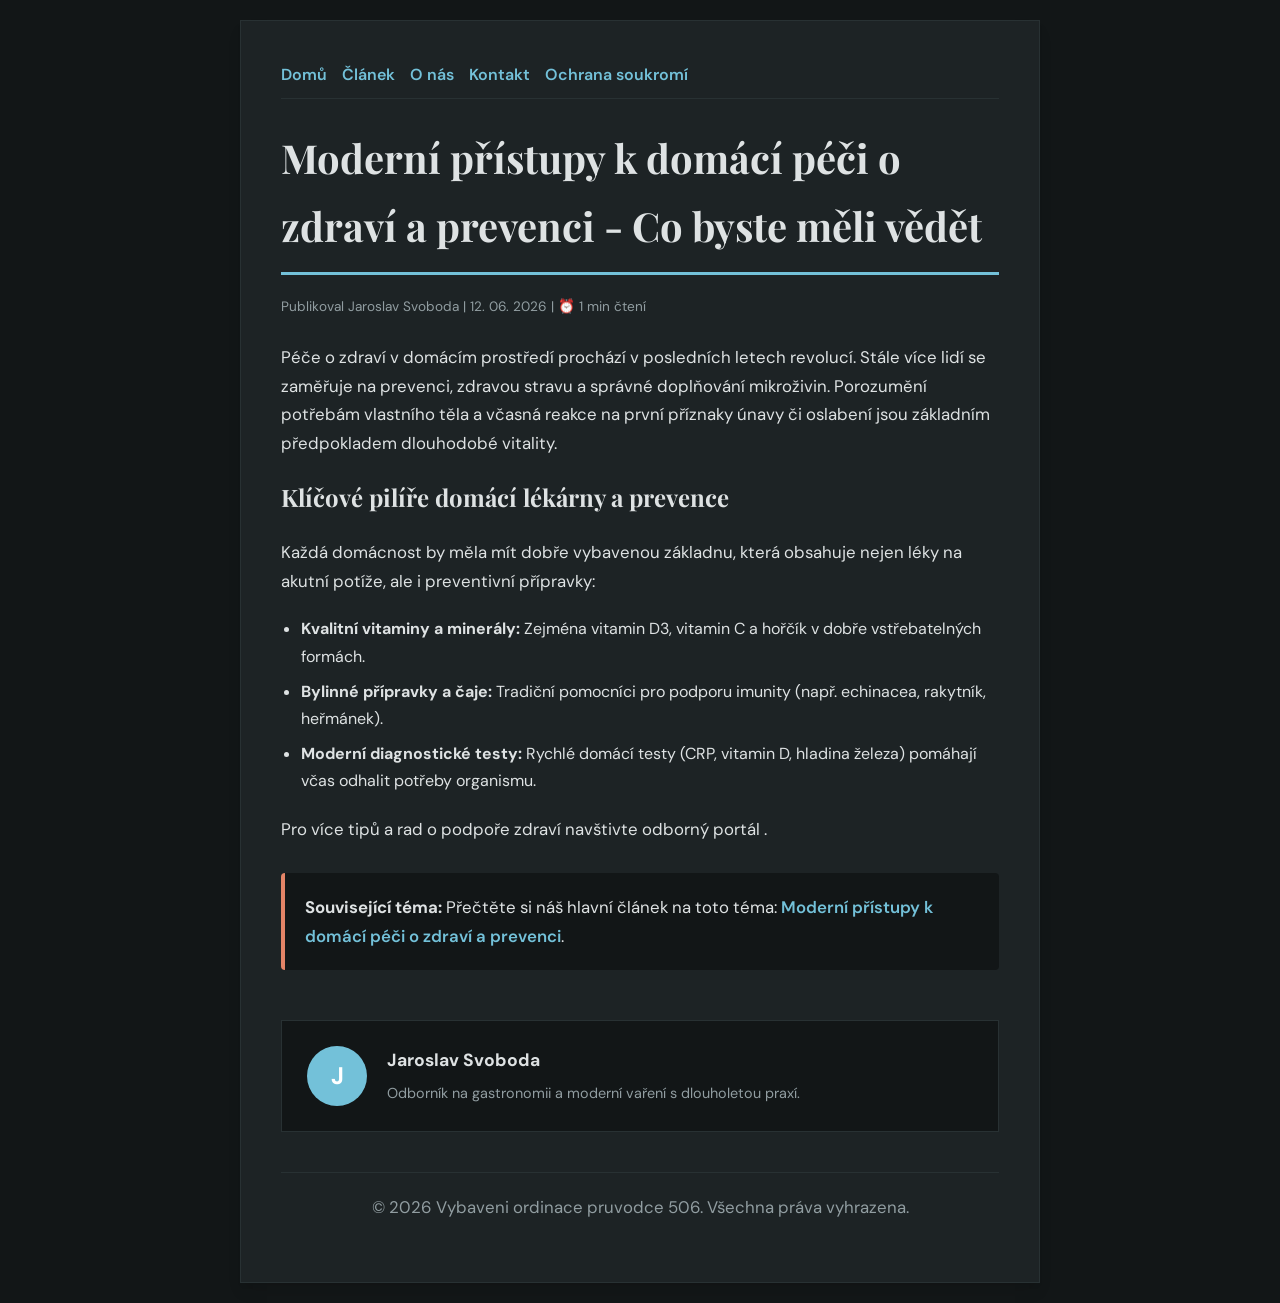
<file: moderni-pristupy-k-domaci-peci-o-zdravi-a-prevenci-co-byste-meli-vedet.html>
<!DOCTYPE html>
<html lang="cs">
<head>
    <meta charset="UTF-8">
    <meta name="viewport" content="width=device-width, initial-scale=1.0">
    <title>Moderní přístupy k domácí péči o zdraví a prevenci - Co byste měli vědět - Vybaveni ordinace pruvodce 506</title>
    <meta name="description" content="Moderní přístupy k domácí péči o zdraví a prevenci - Co byste měli vědět">
    <meta name="geo.region" content="CZ" />
    <meta name="geo.placename" content="Brno" />
    <meta name="geo.position" content="49.1951;16.6068" />
    <meta name="ICBM" content="49.1951, 16.6068" />
    <link rel="stylesheet" href="style.css">
</head>
<body>
    
            <div class="container" style="max-width: 800px;">
                <nav style="display: flex; gap: 15px; margin-bottom: 25px; border-bottom: 1px solid var(--border-color); padding-bottom: 10px; overflow-x: auto; flex-wrap: wrap;">
            <a href="index.html">Domů</a>
            <a href="moderni-pristupy-k-domaci-peci-o-zdravi-a-prevenci.html">Článek</a>
            <a href="about.html">O nás</a>
            <a href="contact.html">Kontakt</a>
            <a href="privacy.html">Ochrana soukromí</a>
        </nav>
                <h1>Moderní přístupy k domácí péči o zdraví a prevenci - Co byste měli vědět</h1>
                <div style="font-size:0.85rem; color: var(--muted-text); margin-bottom: 25px;">
                    Publikoval Jaroslav Svoboda | 12. 06. 2026 | ⏰ 1 min čtení
                </div>
                <article style="margin-top: 20px;">
                    <p>Péče o zdraví v domácím prostředí prochází v posledních letech revolucí. Stále více lidí se zaměřuje na prevenci, zdravou stravu a správné doplňování mikroživin. Porozumění potřebám vlastního těla a včasná reakce na první příznaky únavy či oslabení jsou základním předpokladem dlouhodobé vitality.</p>
<h2>Klíčové pilíře domácí lékárny a prevence</h2>
<p>Každá domácnost by měla mít dobře vybavenou základnu, která obsahuje nejen léky na akutní potíže, ale i preventivní přípravky:</p>
<ul>
    <li><strong>Kvalitní vitaminy a minerály:</strong> Zejména vitamin D3, vitamin C a hořčík v dobře vstřebatelných formách.</li>
    <li><strong>Bylinné přípravky a čaje:</strong> Tradiční pomocníci pro podporu imunity (např. echinacea, rakytník, heřmánek).</li>
    <li><strong>Moderní diagnostické testy:</strong> Rychlé domácí testy (CRP, vitamin D, hladina železa) pomáhají včas odhalit potřeby organismu.</li>
</ul>
<p>Pro více tipů a rad o podpoře zdraví navštivte odborný portál .</p>
                    <div class="link-resource" style="margin-top: 30px; padding: 20px; border-left: 4px solid var(--accent-color); background: var(--bg-color); border-radius: 4px;"><p style="margin: 0;"><strong>Související téma:</strong> Přečtěte si náš hlavní článek na toto téma: <a href="moderni-pristupy-k-domaci-peci-o-zdravi-a-prevenci.html">Moderní přístupy k domácí péči o zdraví a prevenci</a>.</p></div>
                </article>
                
            <div class="author-box" style="margin-top: 50px; padding: 25px; background: var(--bg-color); border: 1px solid var(--border-color); border-radius: var(--border-radius); display: flex; gap: 20px; align-items: center;">
                <div style="width: 60px; height: 60px; border-radius: 50%; background: var(--primary-color); display: flex; align-items: center; justify-content: center; color: white; font-weight: bold; font-size: 1.5rem;">J</div>
                <div>
                    <h4 style="margin-bottom: 5px; font-weight: bold; font-size: 1.1rem;">Jaroslav Svoboda</h4>
                    <p style="margin: 0; font-size: 0.9rem; color: var(--muted-text);">Odborník na gastronomii a moderní vaření s dlouholetou praxí.</p>
                </div>
            </div>
            
                <footer>
                    <p>&copy; 2026 Vybaveni ordinace pruvodce 506. Všechna práva vyhrazena.</p>
                </footer>
            </div>
            
</body>
</html>
</file>
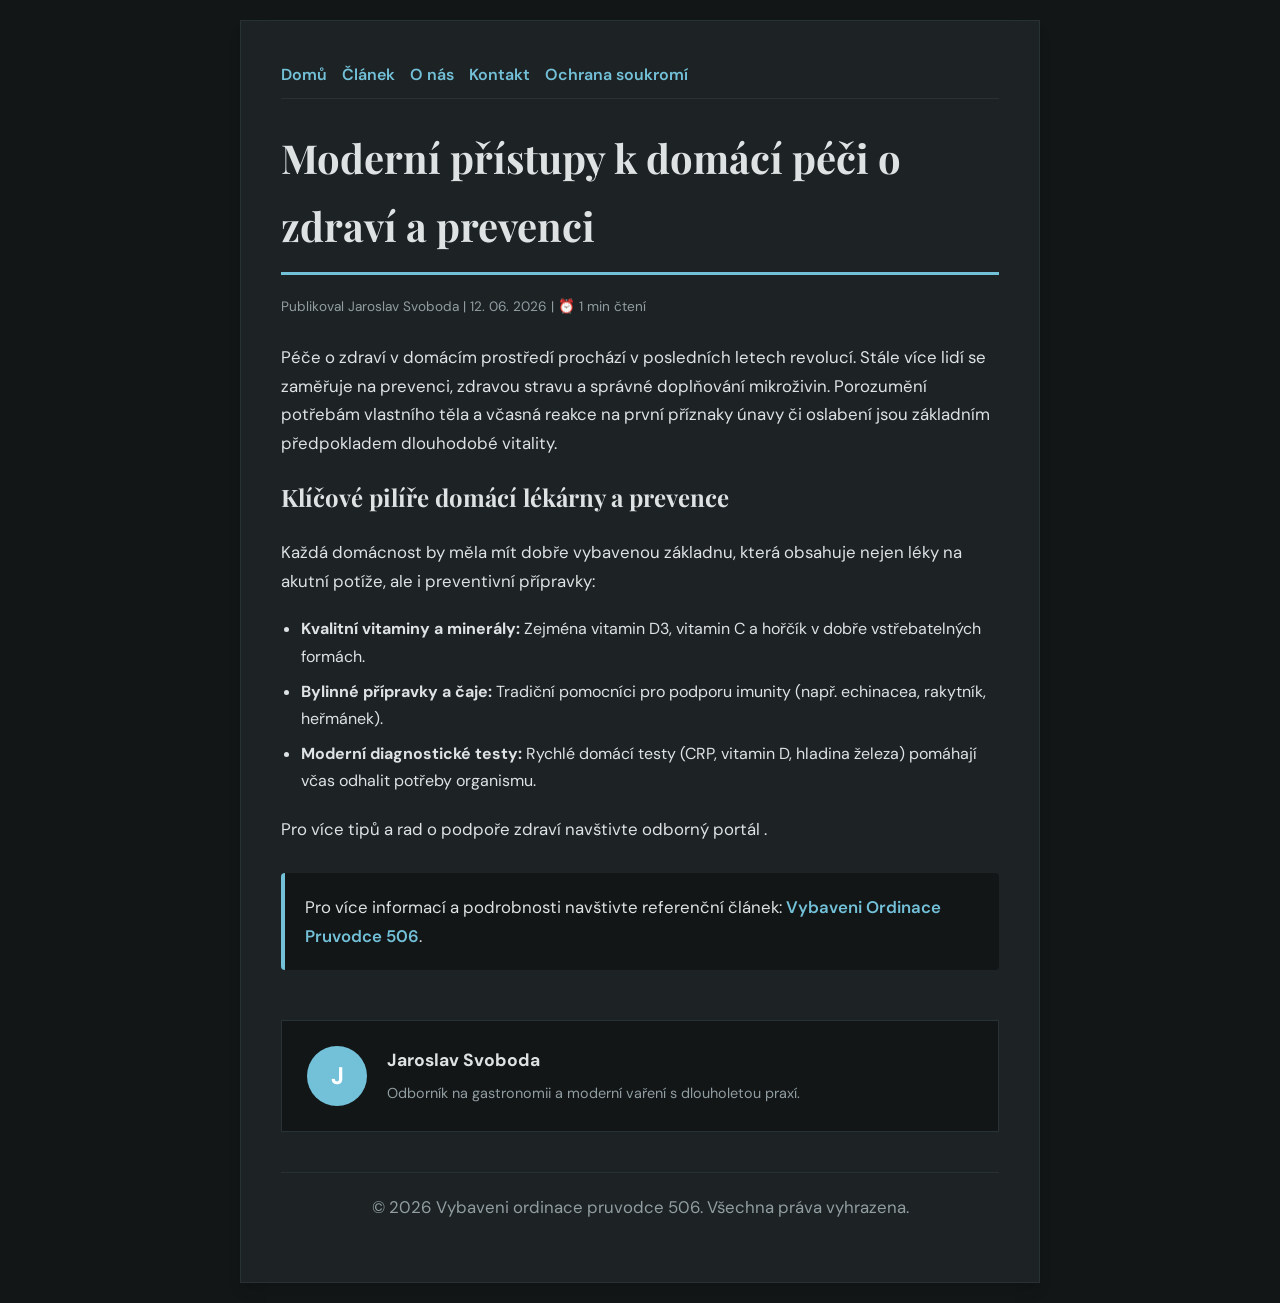
<file: moderni-pristupy-k-domaci-peci-o-zdravi-a-prevenci.html>
<!DOCTYPE html>
<html lang="cs">
<head>
    <meta charset="UTF-8">
    <meta name="viewport" content="width=device-width, initial-scale=1.0">
    <title>Moderní přístupy k domácí péči o zdraví a prevenci - Vybaveni ordinace pruvodce 506</title>
    <meta name="description" content="Moderní přístupy k domácí péči o zdraví a prevenci">
    <meta name="geo.region" content="CZ" />
    <meta name="geo.placename" content="Brno" />
    <meta name="geo.position" content="49.1951;16.6068" />
    <meta name="ICBM" content="49.1951, 16.6068" />
    <link rel="stylesheet" href="style.css">
</head>
<body>
    
            <div class="container" style="max-width: 800px;">
                <nav style="display: flex; gap: 15px; margin-bottom: 25px; border-bottom: 1px solid var(--border-color); padding-bottom: 10px; overflow-x: auto; flex-wrap: wrap;">
            <a href="index.html">Domů</a>
            <a href="moderni-pristupy-k-domaci-peci-o-zdravi-a-prevenci.html">Článek</a>
            <a href="about.html">O nás</a>
            <a href="contact.html">Kontakt</a>
            <a href="privacy.html">Ochrana soukromí</a>
        </nav>
                <h1>Moderní přístupy k domácí péči o zdraví a prevenci</h1>
                <div style="font-size:0.85rem; color: var(--muted-text); margin-bottom: 25px;">
                    Publikoval Jaroslav Svoboda | 12. 06. 2026 | ⏰ 1 min čtení
                </div>
                <article style="margin-top: 20px;">
                    <p>Péče o zdraví v domácím prostředí prochází v posledních letech revolucí. Stále více lidí se zaměřuje na prevenci, zdravou stravu a správné doplňování mikroživin. Porozumění potřebám vlastního těla a včasná reakce na první příznaky únavy či oslabení jsou základním předpokladem dlouhodobé vitality.</p>
<h2>Klíčové pilíře domácí lékárny a prevence</h2>
<p>Každá domácnost by měla mít dobře vybavenou základnu, která obsahuje nejen léky na akutní potíže, ale i preventivní přípravky:</p>
<ul>
    <li><strong>Kvalitní vitaminy a minerály:</strong> Zejména vitamin D3, vitamin C a hořčík v dobře vstřebatelných formách.</li>
    <li><strong>Bylinné přípravky a čaje:</strong> Tradiční pomocníci pro podporu imunity (např. echinacea, rakytník, heřmánek).</li>
    <li><strong>Moderní diagnostické testy:</strong> Rychlé domácí testy (CRP, vitamin D, hladina železa) pomáhají včas odhalit potřeby organismu.</li>
</ul>
<p>Pro více tipů a rad o podpoře zdraví navštivte odborný portál .</p>
                    <div class="link-resource" style="margin-top: 30px; padding: 20px; border-left: 4px solid var(--primary-color); background: var(--bg-color); border-radius: 4px;"><p style="margin: 0;">Pro více informací a podrobnosti navštivte referenční článek: <strong><a href="https://micomedical.cz/">Vybaveni Ordinace Pruvodce 506</a></strong>.</p></div>
                </article>
                
            <div class="author-box" style="margin-top: 50px; padding: 25px; background: var(--bg-color); border: 1px solid var(--border-color); border-radius: var(--border-radius); display: flex; gap: 20px; align-items: center;">
                <div style="width: 60px; height: 60px; border-radius: 50%; background: var(--primary-color); display: flex; align-items: center; justify-content: center; color: white; font-weight: bold; font-size: 1.5rem;">J</div>
                <div>
                    <h4 style="margin-bottom: 5px; font-weight: bold; font-size: 1.1rem;">Jaroslav Svoboda</h4>
                    <p style="margin: 0; font-size: 0.9rem; color: var(--muted-text);">Odborník na gastronomii a moderní vaření s dlouholetou praxí.</p>
                </div>
            </div>
            
                <footer>
                    <p>&copy; 2026 Vybaveni ordinace pruvodce 506. Všechna práva vyhrazena.</p>
                </footer>
            </div>
            
</body>
</html>
</file>
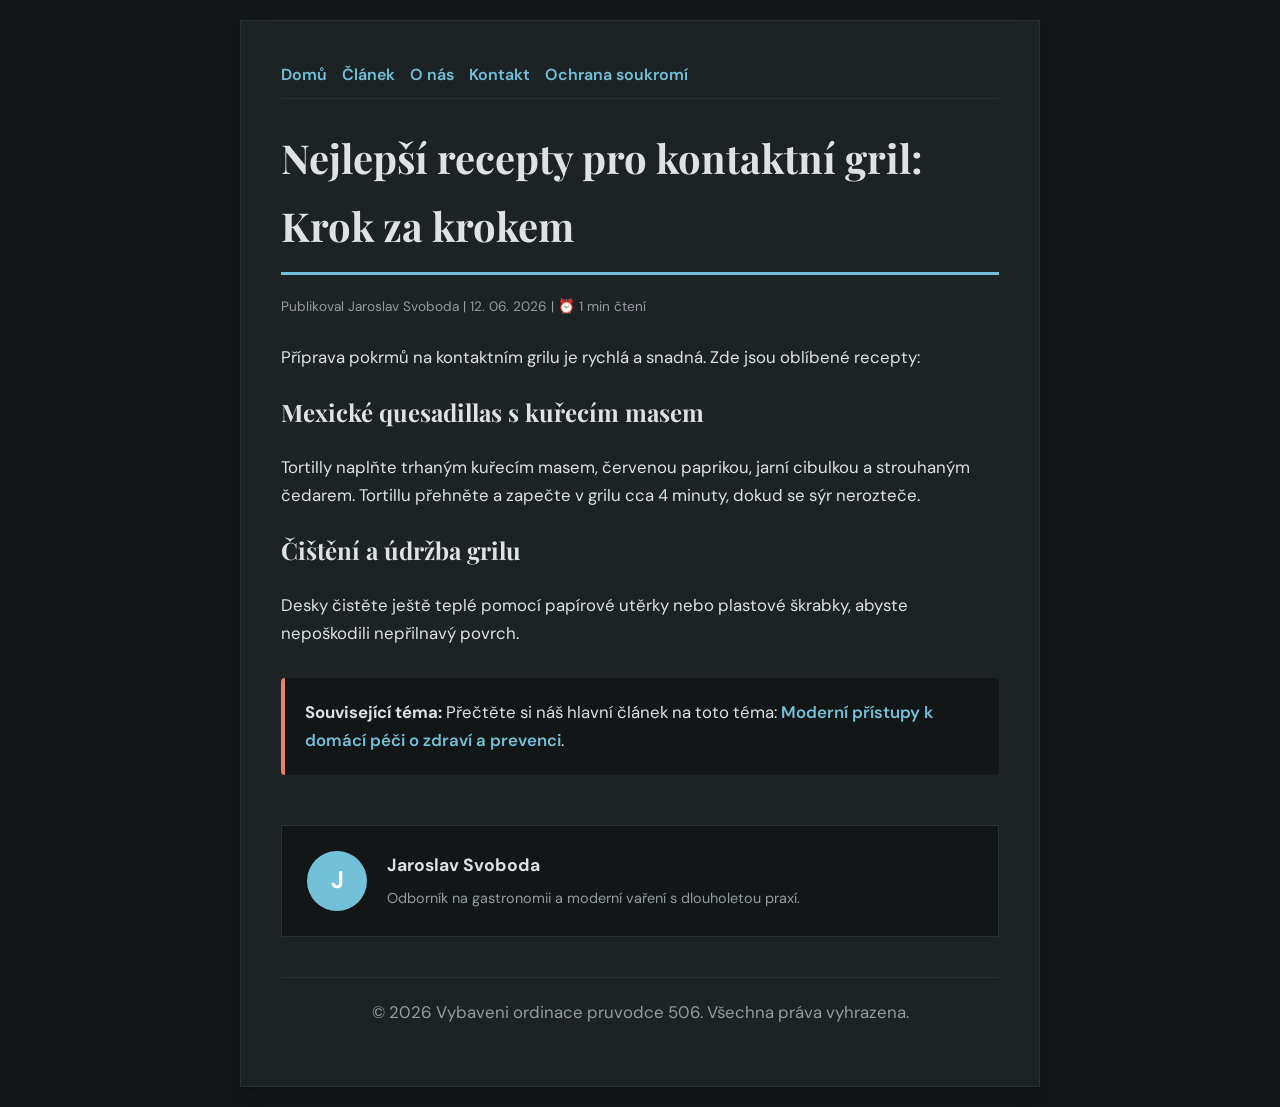
<file: nejlepsi-recepty-pro-kontaktni-gril-krok-za-krokem.html>
<!DOCTYPE html>
<html lang="cs">
<head>
    <meta charset="UTF-8">
    <meta name="viewport" content="width=device-width, initial-scale=1.0">
    <title>Nejlepší recepty pro kontaktní gril: Krok za krokem - Vybaveni ordinace pruvodce 506</title>
    <meta name="description" content="Nejlepší recepty pro kontaktní gril: Krok za krokem">
    <meta name="geo.region" content="CZ" />
    <meta name="geo.placename" content="Brno" />
    <meta name="geo.position" content="49.1951;16.6068" />
    <meta name="ICBM" content="49.1951, 16.6068" />
    <link rel="stylesheet" href="style.css">
</head>
<body>
    
            <div class="container" style="max-width: 800px;">
                <nav style="display: flex; gap: 15px; margin-bottom: 25px; border-bottom: 1px solid var(--border-color); padding-bottom: 10px; overflow-x: auto; flex-wrap: wrap;">
            <a href="index.html">Domů</a>
            <a href="moderni-pristupy-k-domaci-peci-o-zdravi-a-prevenci.html">Článek</a>
            <a href="about.html">O nás</a>
            <a href="contact.html">Kontakt</a>
            <a href="privacy.html">Ochrana soukromí</a>
        </nav>
                <h1>Nejlepší recepty pro kontaktní gril: Krok za krokem</h1>
                <div style="font-size:0.85rem; color: var(--muted-text); margin-bottom: 25px;">
                    Publikoval Jaroslav Svoboda | 12. 06. 2026 | ⏰ 1 min čtení
                </div>
                <article style="margin-top: 20px;">
                    <p>Příprava pokrmů na kontaktním grilu je rychlá a snadná. Zde jsou oblíbené recepty:</p>
<h2>Mexické quesadillas s kuřecím masem</h2>
<p>Tortilly naplňte trhaným kuřecím masem, červenou paprikou, jarní cibulkou a strouhaným čedarem. Tortillu přehněte a zapečte v grilu cca 4 minuty, dokud se sýr nerozteče.</p>
<h2>Čištění a údržba grilu</h2>
<p>Desky čistěte ještě teplé pomocí papírové utěrky nebo plastové škrabky, abyste nepoškodili nepřilnavý povrch.</p>
                    <div class="link-resource" style="margin-top: 30px; padding: 20px; border-left: 4px solid var(--accent-color); background: var(--bg-color); border-radius: 4px;"><p style="margin: 0;"><strong>Související téma:</strong> Přečtěte si náš hlavní článek na toto téma: <a href="moderni-pristupy-k-domaci-peci-o-zdravi-a-prevenci.html">Moderní přístupy k domácí péči o zdraví a prevenci</a>.</p></div>
                </article>
                
            <div class="author-box" style="margin-top: 50px; padding: 25px; background: var(--bg-color); border: 1px solid var(--border-color); border-radius: var(--border-radius); display: flex; gap: 20px; align-items: center;">
                <div style="width: 60px; height: 60px; border-radius: 50%; background: var(--primary-color); display: flex; align-items: center; justify-content: center; color: white; font-weight: bold; font-size: 1.5rem;">J</div>
                <div>
                    <h4 style="margin-bottom: 5px; font-weight: bold; font-size: 1.1rem;">Jaroslav Svoboda</h4>
                    <p style="margin: 0; font-size: 0.9rem; color: var(--muted-text);">Odborník na gastronomii a moderní vaření s dlouholetou praxí.</p>
                </div>
            </div>
            
                <footer>
                    <p>&copy; 2026 Vybaveni ordinace pruvodce 506. Všechna práva vyhrazena.</p>
                </footer>
            </div>
            
</body>
</html>
</file>
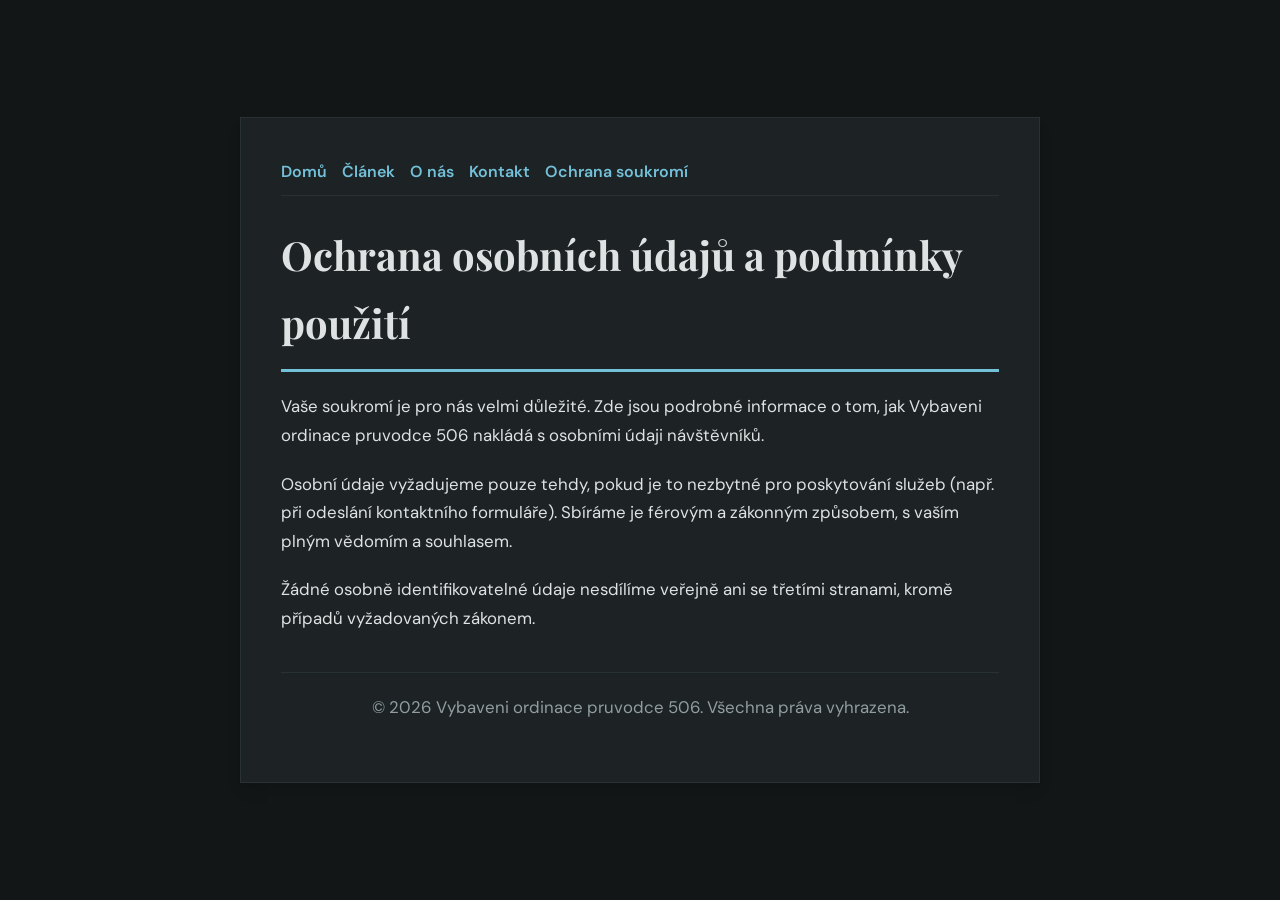
<file: privacy.html>
<!DOCTYPE html>
<html lang="cs">
<head>
    <meta charset="UTF-8">
    <meta name="viewport" content="width=device-width, initial-scale=1.0">
    <title>Ochrana osobních údajů a podmínky použití - Vybaveni ordinace pruvodce 506</title>
    <meta name="description" content="Vaše soukromí je pro nás velmi důležité. Zde jsou podrobné informace o tom, jak Vybaveni ordinace pruvodce 506 nakládá s osobními údaji návštěvníků.">
    <meta name="geo.region" content="CZ" />
    <meta name="geo.placename" content="Brno" />
    <meta name="geo.position" content="49.1951;16.6068" />
    <meta name="ICBM" content="49.1951, 16.6068" />
    <link rel="stylesheet" href="style.css">
</head>
<body>
    
        <div class="container" style="max-width: 800px;">
            <nav style="display: flex; gap: 15px; margin-bottom: 25px; border-bottom: 1px solid var(--border-color); padding-bottom: 10px; overflow-x: auto; flex-wrap: wrap;">
            <a href="index.html">Domů</a>
            <a href="moderni-pristupy-k-domaci-peci-o-zdravi-a-prevenci.html">Článek</a>
            <a href="about.html">O nás</a>
            <a href="contact.html">Kontakt</a>
            <a href="privacy.html">Ochrana soukromí</a>
        </nav>
            <h1>Ochrana osobních údajů a podmínky použití</h1>
            <p>Vaše soukromí je pro nás velmi důležité. Zde jsou podrobné informace o tom, jak Vybaveni ordinace pruvodce 506 nakládá s osobními údaji návštěvníků.</p>
            <p>Osobní údaje vyžadujeme pouze tehdy, pokud je to nezbytné pro poskytování služeb (např. při odeslání kontaktního formuláře). Sbíráme je férovým a zákonným způsobem, s vaším plným vědomím a souhlasem.</p>
            <p>Žádné osobně identifikovatelné údaje nesdílíme veřejně ani se třetími stranami, kromě případů vyžadovaných zákonem.</p>
            <footer>
                <p>&copy; 2026 Vybaveni ordinace pruvodce 506. Všechna práva vyhrazena.</p>
            </footer>
        </div>
        
</body>
</html>
</file>
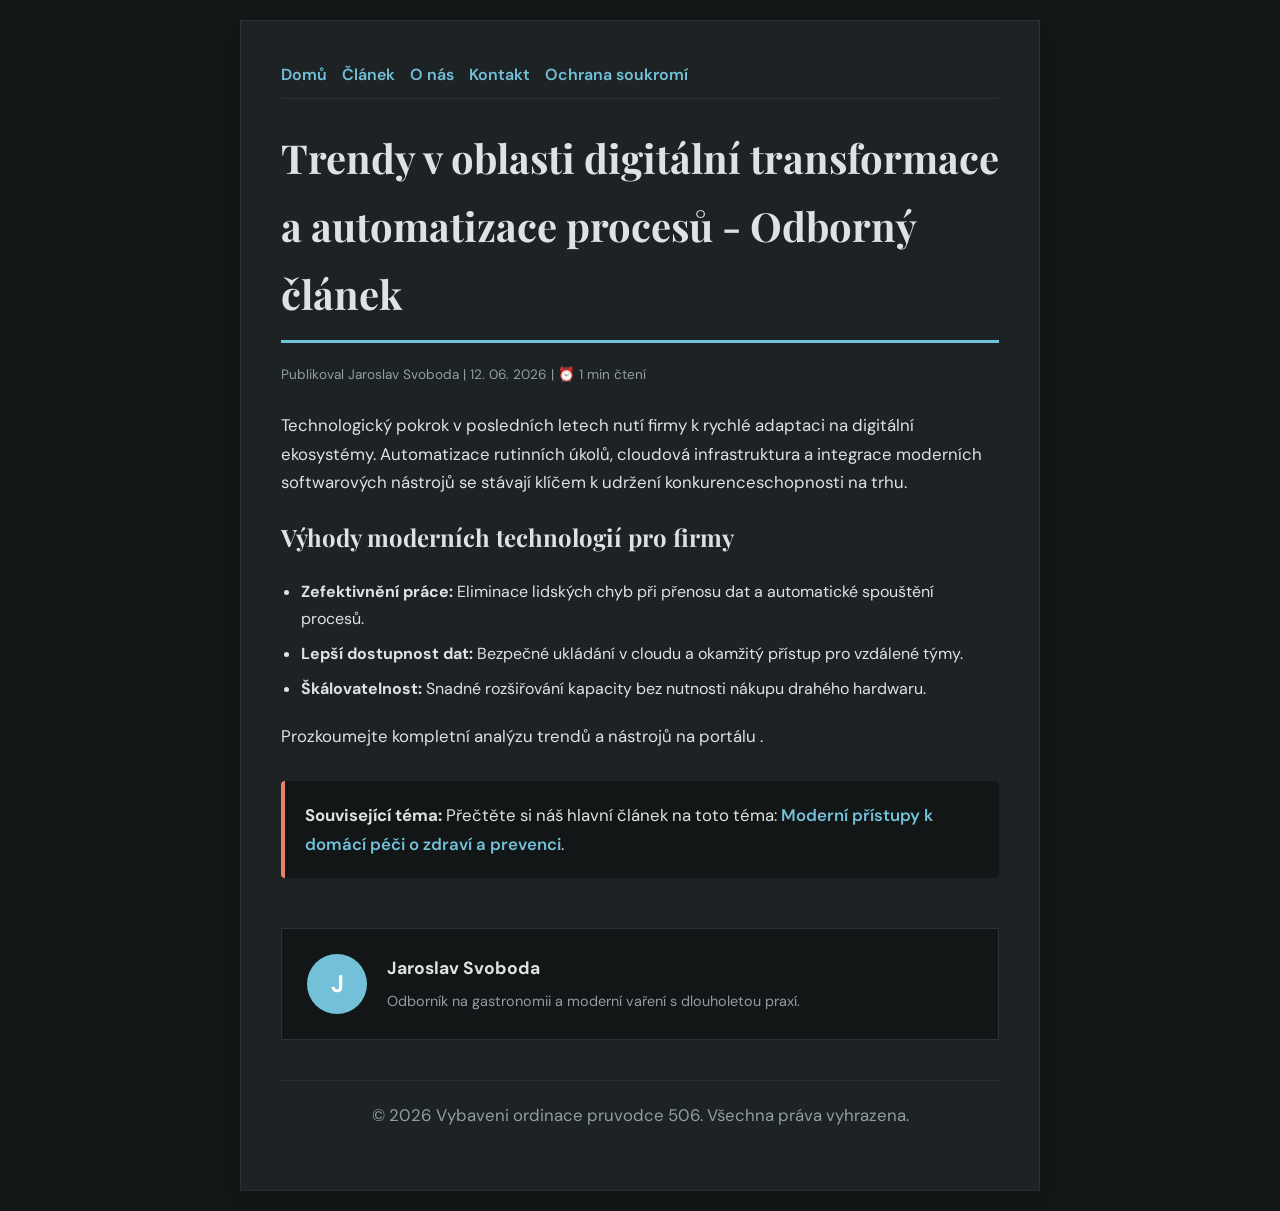
<file: trendy-v-oblasti-digitalni-transformace-a-automatizace-procesu-odborny-clanek.html>
<!DOCTYPE html>
<html lang="cs">
<head>
    <meta charset="UTF-8">
    <meta name="viewport" content="width=device-width, initial-scale=1.0">
    <title>Trendy v oblasti digitální transformace a automatizace procesů - Odborný článek - Vybaveni ordinace pruvodce 506</title>
    <meta name="description" content="Trendy v oblasti digitální transformace a automatizace procesů - Odborný článek">
    <meta name="geo.region" content="CZ" />
    <meta name="geo.placename" content="Brno" />
    <meta name="geo.position" content="49.1951;16.6068" />
    <meta name="ICBM" content="49.1951, 16.6068" />
    <link rel="stylesheet" href="style.css">
</head>
<body>
    
            <div class="container" style="max-width: 800px;">
                <nav style="display: flex; gap: 15px; margin-bottom: 25px; border-bottom: 1px solid var(--border-color); padding-bottom: 10px; overflow-x: auto; flex-wrap: wrap;">
            <a href="index.html">Domů</a>
            <a href="moderni-pristupy-k-domaci-peci-o-zdravi-a-prevenci.html">Článek</a>
            <a href="about.html">O nás</a>
            <a href="contact.html">Kontakt</a>
            <a href="privacy.html">Ochrana soukromí</a>
        </nav>
                <h1>Trendy v oblasti digitální transformace a automatizace procesů - Odborný článek</h1>
                <div style="font-size:0.85rem; color: var(--muted-text); margin-bottom: 25px;">
                    Publikoval Jaroslav Svoboda | 12. 06. 2026 | ⏰ 1 min čtení
                </div>
                <article style="margin-top: 20px;">
                    <p>Technologický pokrok v posledních letech nutí firmy k rychlé adaptaci na digitální ekosystémy. Automatizace rutinních úkolů, cloudová infrastruktura a integrace moderních softwarových nástrojů se stávají klíčem k udržení konkurenceschopnosti na trhu.</p>
<h2>Výhody moderních technologií pro firmy</h2>
<ul>
    <li><strong>Zefektivnění práce:</strong> Eliminace lidských chyb při přenosu dat a automatické spouštění procesů.</li>
    <li><strong>Lepší dostupnost dat:</strong> Bezpečné ukládání v cloudu a okamžitý přístup pro vzdálené týmy.</li>
    <li><strong>Škálovatelnost:</strong> Snadné rozšiřování kapacity bez nutnosti nákupu drahého hardwaru.</li>
</ul>
<p>Prozkoumejte kompletní analýzu trendů a nástrojů na portálu .</p>
                    <div class="link-resource" style="margin-top: 30px; padding: 20px; border-left: 4px solid var(--accent-color); background: var(--bg-color); border-radius: 4px;"><p style="margin: 0;"><strong>Související téma:</strong> Přečtěte si náš hlavní článek na toto téma: <a href="moderni-pristupy-k-domaci-peci-o-zdravi-a-prevenci.html">Moderní přístupy k domácí péči o zdraví a prevenci</a>.</p></div>
                </article>
                
            <div class="author-box" style="margin-top: 50px; padding: 25px; background: var(--bg-color); border: 1px solid var(--border-color); border-radius: var(--border-radius); display: flex; gap: 20px; align-items: center;">
                <div style="width: 60px; height: 60px; border-radius: 50%; background: var(--primary-color); display: flex; align-items: center; justify-content: center; color: white; font-weight: bold; font-size: 1.5rem;">J</div>
                <div>
                    <h4 style="margin-bottom: 5px; font-weight: bold; font-size: 1.1rem;">Jaroslav Svoboda</h4>
                    <p style="margin: 0; font-size: 0.9rem; color: var(--muted-text);">Odborník na gastronomii a moderní vaření s dlouholetou praxí.</p>
                </div>
            </div>
            
                <footer>
                    <p>&copy; 2026 Vybaveni ordinace pruvodce 506. Všechna práva vyhrazena.</p>
                </footer>
            </div>
            
</body>
</html>
</file>
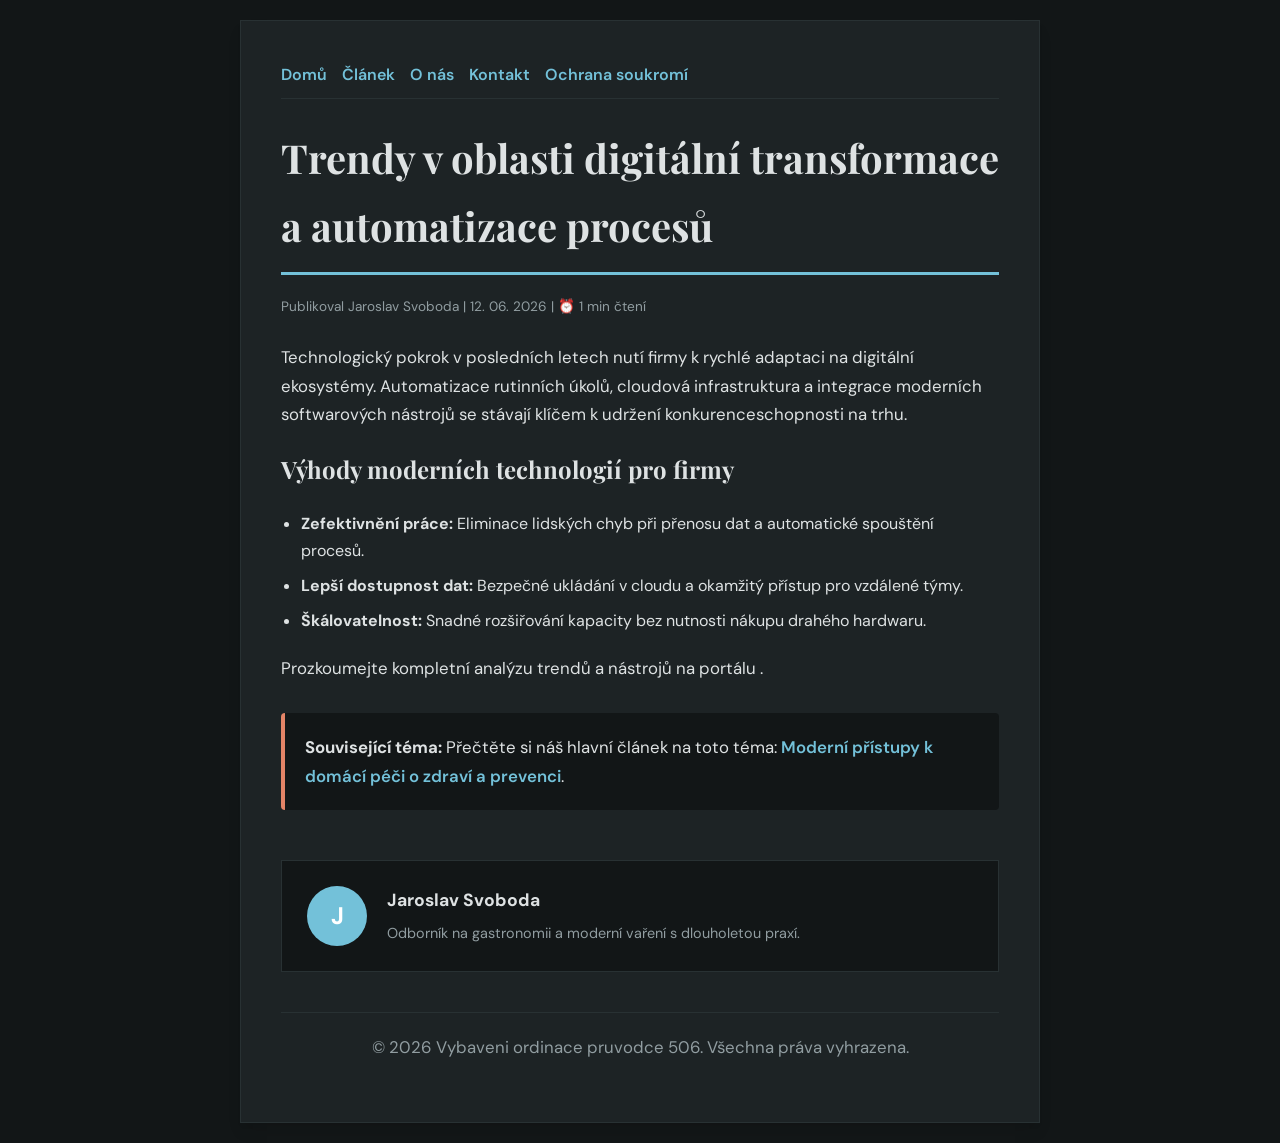
<file: trendy-v-oblasti-digitalni-transformace-a-automatizace-procesu.html>
<!DOCTYPE html>
<html lang="cs">
<head>
    <meta charset="UTF-8">
    <meta name="viewport" content="width=device-width, initial-scale=1.0">
    <title>Trendy v oblasti digitální transformace a automatizace procesů - Vybaveni ordinace pruvodce 506</title>
    <meta name="description" content="Trendy v oblasti digitální transformace a automatizace procesů">
    <meta name="geo.region" content="CZ" />
    <meta name="geo.placename" content="Brno" />
    <meta name="geo.position" content="49.1951;16.6068" />
    <meta name="ICBM" content="49.1951, 16.6068" />
    <link rel="stylesheet" href="style.css">
</head>
<body>
    
            <div class="container" style="max-width: 800px;">
                <nav style="display: flex; gap: 15px; margin-bottom: 25px; border-bottom: 1px solid var(--border-color); padding-bottom: 10px; overflow-x: auto; flex-wrap: wrap;">
            <a href="index.html">Domů</a>
            <a href="moderni-pristupy-k-domaci-peci-o-zdravi-a-prevenci.html">Článek</a>
            <a href="about.html">O nás</a>
            <a href="contact.html">Kontakt</a>
            <a href="privacy.html">Ochrana soukromí</a>
        </nav>
                <h1>Trendy v oblasti digitální transformace a automatizace procesů</h1>
                <div style="font-size:0.85rem; color: var(--muted-text); margin-bottom: 25px;">
                    Publikoval Jaroslav Svoboda | 12. 06. 2026 | ⏰ 1 min čtení
                </div>
                <article style="margin-top: 20px;">
                    <p>Technologický pokrok v posledních letech nutí firmy k rychlé adaptaci na digitální ekosystémy. Automatizace rutinních úkolů, cloudová infrastruktura a integrace moderních softwarových nástrojů se stávají klíčem k udržení konkurenceschopnosti na trhu.</p>
<h2>Výhody moderních technologií pro firmy</h2>
<ul>
    <li><strong>Zefektivnění práce:</strong> Eliminace lidských chyb při přenosu dat a automatické spouštění procesů.</li>
    <li><strong>Lepší dostupnost dat:</strong> Bezpečné ukládání v cloudu a okamžitý přístup pro vzdálené týmy.</li>
    <li><strong>Škálovatelnost:</strong> Snadné rozšiřování kapacity bez nutnosti nákupu drahého hardwaru.</li>
</ul>
<p>Prozkoumejte kompletní analýzu trendů a nástrojů na portálu .</p>
                    <div class="link-resource" style="margin-top: 30px; padding: 20px; border-left: 4px solid var(--accent-color); background: var(--bg-color); border-radius: 4px;"><p style="margin: 0;"><strong>Související téma:</strong> Přečtěte si náš hlavní článek na toto téma: <a href="moderni-pristupy-k-domaci-peci-o-zdravi-a-prevenci.html">Moderní přístupy k domácí péči o zdraví a prevenci</a>.</p></div>
                </article>
                
            <div class="author-box" style="margin-top: 50px; padding: 25px; background: var(--bg-color); border: 1px solid var(--border-color); border-radius: var(--border-radius); display: flex; gap: 20px; align-items: center;">
                <div style="width: 60px; height: 60px; border-radius: 50%; background: var(--primary-color); display: flex; align-items: center; justify-content: center; color: white; font-weight: bold; font-size: 1.5rem;">J</div>
                <div>
                    <h4 style="margin-bottom: 5px; font-weight: bold; font-size: 1.1rem;">Jaroslav Svoboda</h4>
                    <p style="margin: 0; font-size: 0.9rem; color: var(--muted-text);">Odborník na gastronomii a moderní vaření s dlouholetou praxí.</p>
                </div>
            </div>
            
                <footer>
                    <p>&copy; 2026 Vybaveni ordinace pruvodce 506. Všechna práva vyhrazena.</p>
                </footer>
            </div>
            
</body>
</html>
</file>
<file: style.css>
@import url('https://fonts.googleapis.com/css2?family=Playfair+Display:wght@700&family=DM+Sans:wght@400;600&display=swap');

:root {
    --bg-color: hsl(194, 12%, 8%);
    --card-bg: hsl(194, 12%, 13%);
    --text-color: hsl(194, 8%, 88%);
    --muted-text: hsl(194, 8%, 60%);
    --primary-color: hsl(194, 57%, 65%);
    --accent-color: hsl(14, 70%, 65%);
    --border-color: hsl(194, 12%, 18%);
    --border-radius: 0px;
    --shadow: 0 10px 15px -3px rgba(0, 0, 0, 0.1), 0 4px 6px -2px rgba(0, 0, 0, 0.05);
    --font-headline: 'Playfair Display', sans-serif;
    --font-body: 'DM Sans', sans-serif;
}

* {
    box-sizing: border-box;
    margin: 0;
    padding: 0;
}

body {
    background-color: var(--bg-color);
    color: var(--text-color);
    font-family: var(--font-body);
    line-height: 1.7;
    padding: 20px;
    display: flex;
    justify-content: center;
    min-height: 100vh;
}

a {
    color: var(--primary-color);
    text-decoration: none;
    font-weight: 600;
    transition: color 0.2s ease;
}

a:hover {
    color: var(--accent-color);
    text-decoration: underline;
}

.container {
    width: 100%;
    max-width: 900px;
    background: var(--card-bg);
    border: 1px solid var(--border-color);
    border-radius: var(--border-radius);
    padding: 40px;
    box-shadow: var(--shadow);
    margin: auto;
}

h1, h2, h3 {
    font-family: var(--font-headline);
    margin-bottom: 20px;
    color: var(--text-color);
}

h1 {
    font-size: 2.5rem;
    border-bottom: 3px solid var(--primary-color);
    padding-bottom: 12px;
}

p {
    margin-bottom: 20px;
    font-size: 1.05rem;
}

ul {
    margin-bottom: 20px;
    padding-left: 20px;
}

li {
    margin-bottom: 8px;
}

form {
    display: flex;
    flex-direction: column;
    gap: 15px;
    margin-top: 25px;
}

input, textarea, button {
    padding: 12px;
    border: 1px solid var(--border-color);
    border-radius: var(--border-radius);
    font-family: var(--font-body);
    font-size: 1rem;
    background: var(--bg-color);
    color: var(--text-color);
}

button {
    background: var(--primary-color);
    color: white;
    font-weight: 600;
    border: none;
    cursor: pointer;
    transition: background 0.2s ease;
}

button:hover {
    background: var(--accent-color);
}

footer {
    margin-top: 40px;
    border-top: 1px solid var(--border-color);
    padding-top: 20px;
    font-size: 0.9rem;
    color: var(--muted-text);
    text-align: center;
}
</file>
